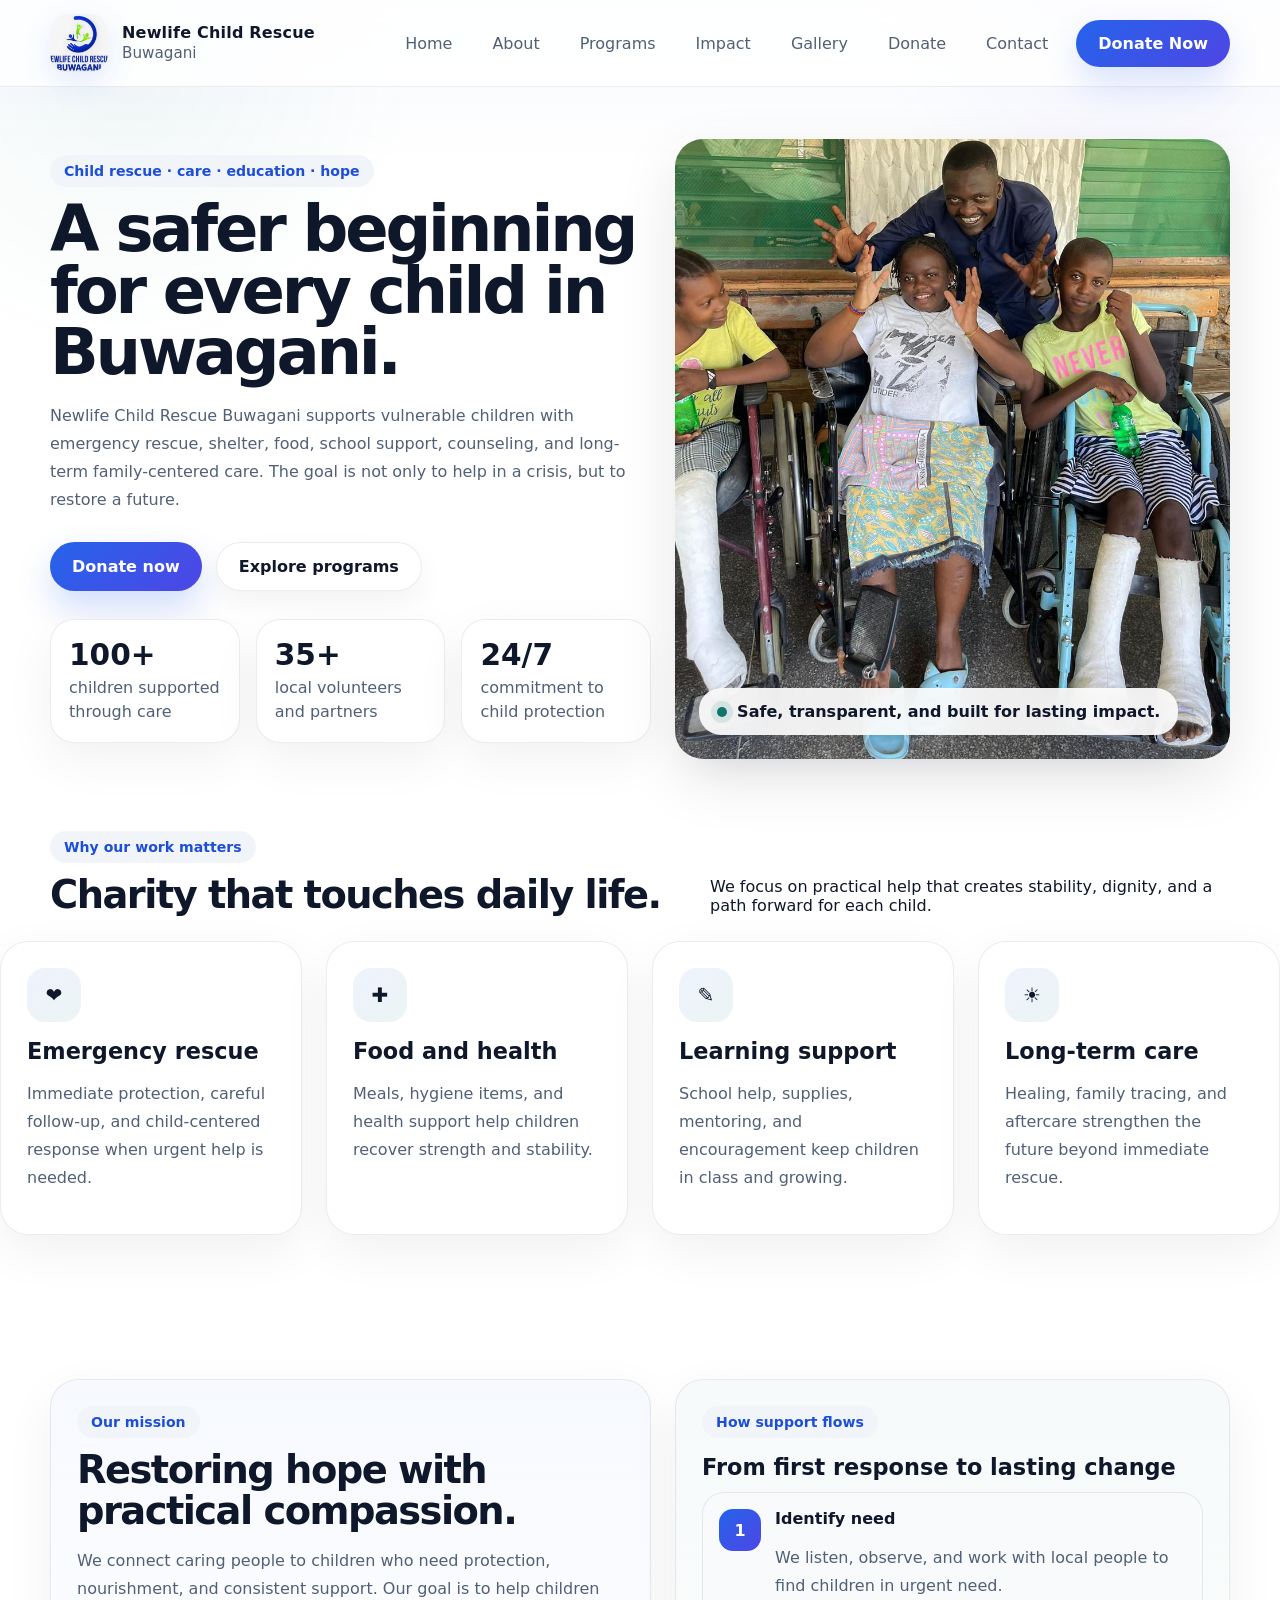
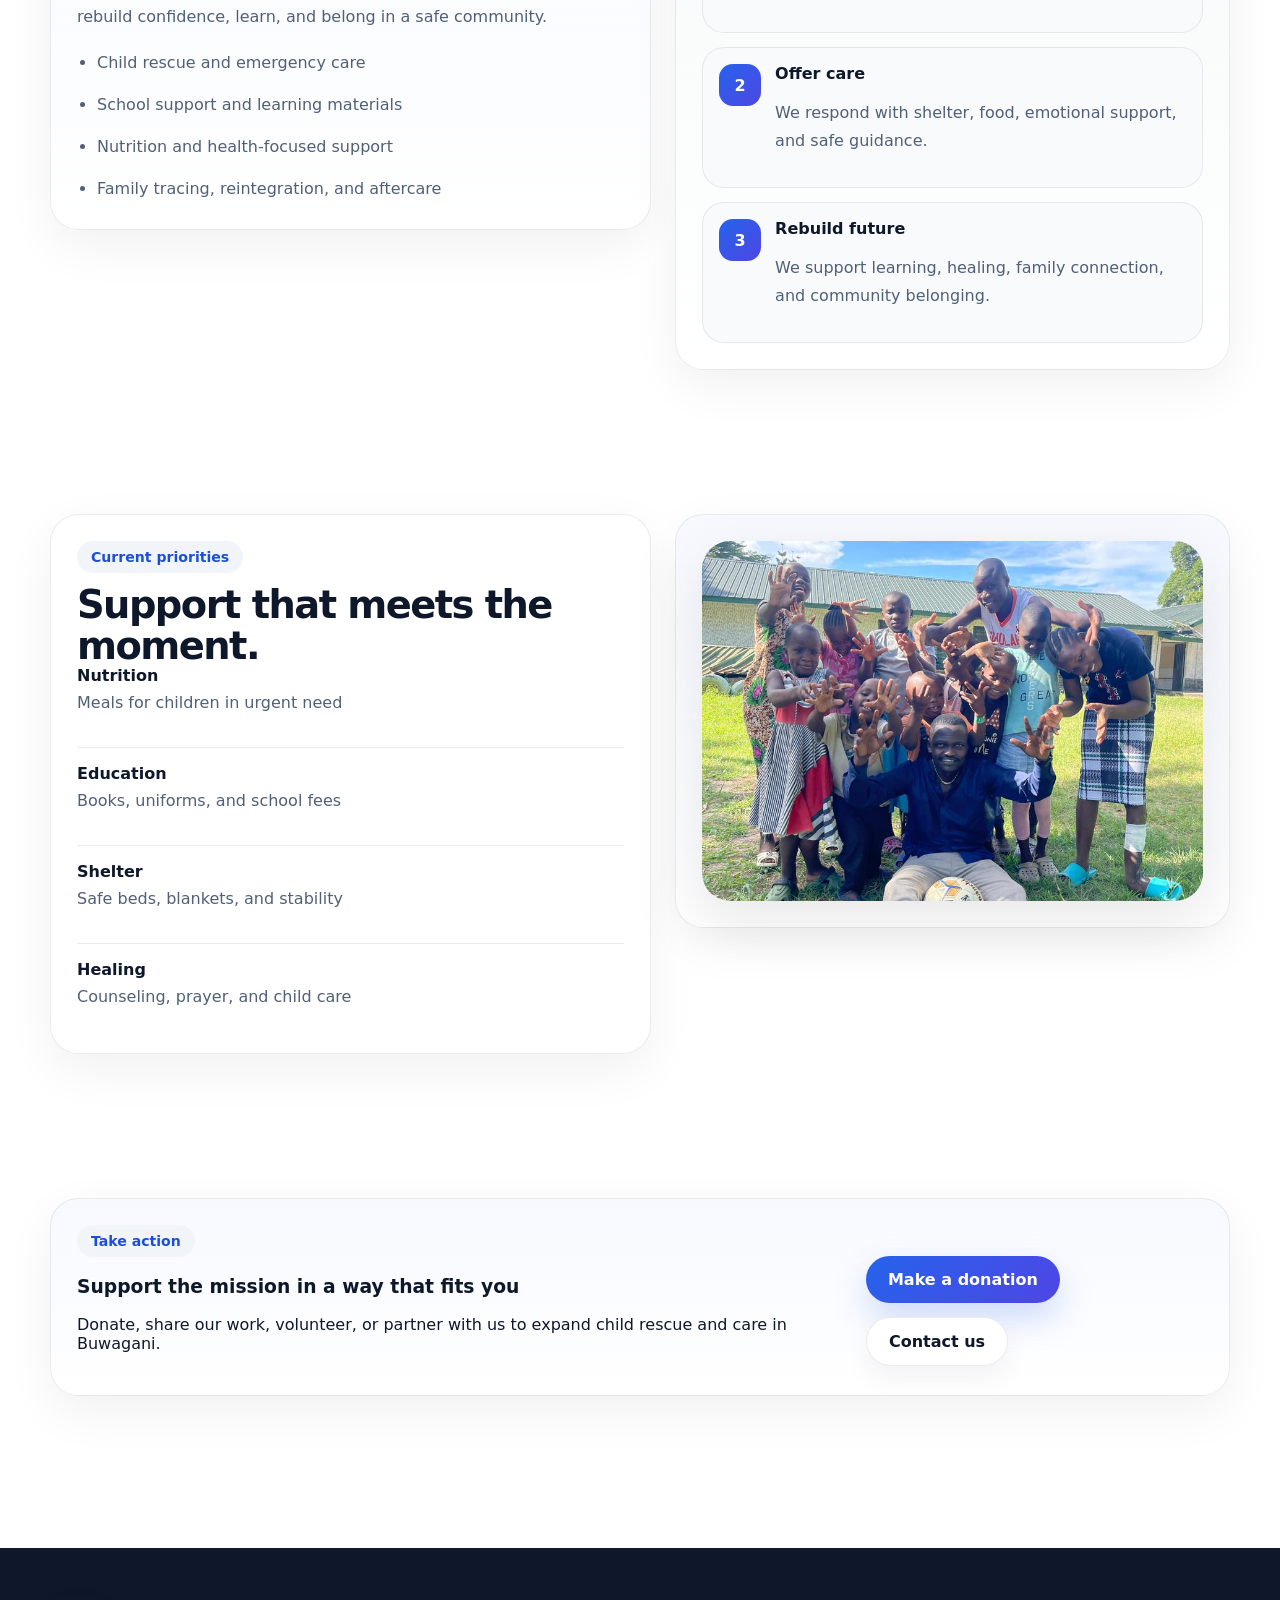
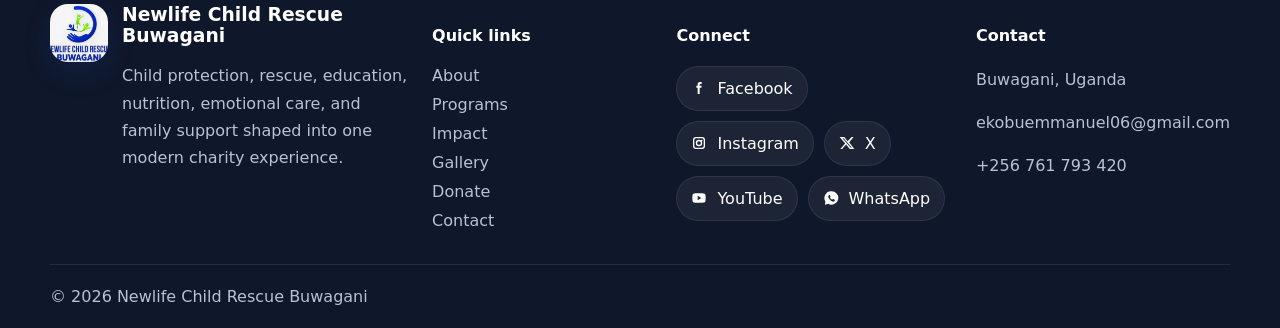
<file: index.html>
<!doctype html>
<html lang="en">
<head>
  <meta charset="utf-8">
  <meta name="viewport" content="width=device-width, initial-scale=1">
  <meta name="theme-color" content="#ffffff">
  <title>Home · Newlife Child Rescue Buwagani</title>
  <meta name="description" content="Modern charity website for Newlife Child Rescue Buwagani.">
  <link rel="stylesheet" href="styles.css">
</head>
<body data-page="home">
<header class="site-header">
  <div class="container header-inner">
    <a class="brand" href="index.html" aria-label="Newlife Child Rescue Buwagani home">
      <img src="logo.jpg" alt="Newlife Child Rescue Buwagani logo" class="brand-logo">
      <div class="brand-copy">
        <span class="brand-title">Newlife Child Rescue</span>
        <span class="brand-subtitle">Buwagani</span>
      </div>
    </a>
    <button class="menu-btn" type="button" aria-label="Open menu" aria-expanded="false" data-menu-btn>
      <span></span><span></span><span></span>
    </button>
    <nav class="nav" data-nav>
      <a class="nav-link" href="index.html">Home</a><a class="nav-link" href="about.html">About</a><a class="nav-link" href="programs.html">Programs</a><a class="nav-link" href="impact.html">Impact</a><a class="nav-link" href="gallery.html">Gallery</a><a class="nav-link" href="donate.html">Donate</a><a class="nav-link" href="contact.html">Contact</a>
      <a class="btn btn-primary nav-cta" href="donate.html">Donate Now</a>
    </nav>
  </div>
</header>
<main>

  <section class="hero section-shell">
    <div class="container hero-grid">
      <div class="hero-copy">
        <div class="eyebrow">Child rescue · care · education · hope</div>
        <h1>A safer beginning for every child in Buwagani.</h1>
        <p class="lead">
          Newlife Child Rescue Buwagani supports vulnerable children with emergency rescue, shelter, food, school support,
          counseling, and long-term family-centered care. The goal is not only to help in a crisis, but to restore a future.
        </p>
        <div class="hero-actions">
          <a class="btn btn-primary" href="donate.html">Donate now</a>
          <a class="btn btn-secondary" href="programs.html">Explore programs</a>
        </div>
        <div class="hero-points">
          <div class="point"><strong>100+</strong><span>children supported through care</span></div>
          <div class="point"><strong>35+</strong><span>local volunteers and partners</span></div>
          <div class="point"><strong>24/7</strong><span>commitment to child protection</span></div>
        </div>
      </div>
      <div class="hero-media">
        <img class="hero-image" src="cover.jpg" alt="Newlife Child Rescue Buwagani cover image">
        <div class="hero-floating-card">
          <span class="dot"></span>
          Safe, transparent, and built for lasting impact.
        </div>
      </div>
    </div>
  </section>

  <section class="section">
    <div class="container section-head">
      <div>
        <span class="tag">Why our work matters</span>
        <h2>Charity that touches daily life.</h2>
      </div>
      <p>We focus on practical help that creates stability, dignity, and a path forward for each child.</p>
    </div>
    <div class="grid cards-4">
      <article class="card">
        <div class="card-icon">❤</div>
        <h3>Emergency rescue</h3>
        <p>Immediate protection, careful follow-up, and child-centered response when urgent help is needed.</p>
      </article>
      <article class="card">
        <div class="card-icon">✚</div>
        <h3>Food and health</h3>
        <p>Meals, hygiene items, and health support help children recover strength and stability.</p>
      </article>
      <article class="card">
        <div class="card-icon">✎</div>
        <h3>Learning support</h3>
        <p>School help, supplies, mentoring, and encouragement keep children in class and growing.</p>
      </article>
      <article class="card">
        <div class="card-icon">☀</div>
        <h3>Long-term care</h3>
        <p>Healing, family tracing, and aftercare strengthen the future beyond immediate rescue.</p>
      </article>
    </div>
  </section>

  <section class="section">
    <div class="container split">
      <div class="panel panel-primary">
        <span class="tag">Our mission</span>
        <h2>Restoring hope with practical compassion.</h2>
        <p>
          We connect caring people to children who need protection, nourishment, and consistent support.
          Our goal is to help children rebuild confidence, learn, and belong in a safe community.
        </p>
        <ul class="check-list">
          <li>Child rescue and emergency care</li>
          <li>School support and learning materials</li>
          <li>Nutrition and health-focused support</li>
          <li>Family tracing, reintegration, and aftercare</li>
        </ul>
      </div>
      <div class="panel panel-soft">
        <span class="tag">How support flows</span>
        <h3>From first response to lasting change</h3>
        <div class="timeline">
          <div class="timeline-item"><div class="num">1</div><div><strong>Identify need</strong><p>We listen, observe, and work with local people to find children in urgent need.</p></div></div>
          <div class="timeline-item"><div class="num">2</div><div><strong>Offer care</strong><p>We respond with shelter, food, emotional support, and safe guidance.</p></div></div>
          <div class="timeline-item"><div class="num">3</div><div><strong>Rebuild future</strong><p>We support learning, healing, family connection, and community belonging.</p></div></div>
        </div>
      </div>
    </div>
  </section>

  <section class="section">
    <div class="container split">
      <div class="panel">
        <span class="tag">Current priorities</span>
        <h2>Support that meets the moment.</h2>
        <div class="mini-grid">
          <div><strong>Nutrition</strong><span>Meals for children in urgent need</span></div>
          <div><strong>Education</strong><span>Books, uniforms, and school fees</span></div>
          <div><strong>Shelter</strong><span>Safe beds, blankets, and stability</span></div>
          <div><strong>Healing</strong><span>Counseling, prayer, and child care</span></div>
        </div>
      </div>
      <div class="panel panel-primary">
        <img class="content-image" src="programs.jpg" alt="Children and community support work">
      </div>
    </div>
  </section>

  <section class="section">
    <div class="container cta-band">
      <div>
        <span class="tag">Take action</span>
        <h3>Support the mission in a way that fits you</h3>
        <p>Donate, share our work, volunteer, or partner with us to expand child rescue and care in Buwagani.</p>
      </div>
      <div class="hero-actions">
        <a class="btn btn-primary" href="donate.html">Make a donation</a>
        <a class="btn btn-secondary" href="contact.html">Contact us</a>
      </div>
    </div>
  </section>

</main>
<footer class="site-footer">
  <div class="container footer-grid">
    <div class="footer-brand">
      <div class="footer-brandline">
        <img src="logo.jpg" alt="" class="footer-logo">
        <div>
          <h3>Newlife Child Rescue Buwagani</h3>
          <p>Child protection, rescue, education, nutrition, emotional care, and family support shaped into one modern charity experience.</p>
        </div>
      </div>
    </div>
    <div>
      <h4>Quick links</h4>
      <div class="footer-links">
        <a href="about.html">About</a>
        <a href="programs.html">Programs</a>
        <a href="impact.html">Impact</a>
        <a href="gallery.html">Gallery</a>
        <a href="donate.html">Donate</a>
        <a href="contact.html">Contact</a>
      </div>
    </div>
    <div>
      <h4>Connect</h4>
      <div class="social-row">
        <a class="social-btn" href="https://facebook.com/" target="_blank" rel="noreferrer" aria-label="Facebook">
          <svg viewBox="0 0 24 24" aria-hidden="true"><path d="M13 8.5V7.1c0-.8.5-1.1 1-1.1h2V3h-2.8C10.8 3 10 4.8 10 6.7V8.5H8v3h2V21h3v-9.5h2.6l.4-3H13Z"/></svg><span>Facebook</span>
        </a>
        <a class="social-btn" href="https://www.instagram.com/newlifechildrescue.buwangani11?igsh=MXJvYWVoaHQzYTR3bw%3D%3D&utm_source=qr" target="_blank" rel="noreferrer" aria-label="Instagram">
          <svg viewBox="0 0 24 24" aria-hidden="true"><path d="M7.5 3h9A4.5 4.5 0 0 1 21 7.5v9a4.5 4.5 0 0 1-4.5 4.5h-9A4.5 4.5 0 0 1 3 16.5v-9A4.5 4.5 0 0 1 7.5 3Zm0 2A2.5 2.5 0 0 0 5 7.5v9A2.5 2.5 0 0 0 7.5 19h9a2.5 2.5 0 0 0 2.5-2.5v-9A2.5 2.5 0 0 0 16.5 5h-9Zm4.5 2.2A4.8 4.8 0 1 1 7.2 12 4.8 4.8 0 0 1 12 7.2Zm0 2A2.8 2.8 0 1 0 14.8 12 2.8 2.8 0 0 0 12 9.2Zm5.2-.9a1.1 1.1 0 1 1-1.1-1.1 1.1 1.1 0 0 1 1.1 1.1Z"/></svg><span>Instagram</span>
        </a>
        <a class="social-btn" href="https://x.com/" target="_blank" rel="noreferrer" aria-label="X">
          <svg viewBox="0 0 24 24" aria-hidden="true"><path d="M18.9 3H22l-6.8 7.8L23 21h-6.9l-5.4-6.8L4.8 21H2l7.3-8.4L1 3h7l4.9 6.2L18.9 3Zm-1.2 16h1.7L7 4.9H5.2L17.7 19Z"/></svg><span>X</span>
        </a>
        <a class="social-btn" href="https://youtube.com/" target="_blank" rel="noreferrer" aria-label="YouTube">
          <svg viewBox="0 0 24 24" aria-hidden="true"><path d="M21.6 7.2a3 3 0 0 0-2.1-2.1C17.7 4.7 12 4.7 12 4.7s-5.7 0-7.5.4A3 3 0 0 0 2.4 7.2 31.8 31.8 0 0 0 2 12a31.8 31.8 0 0 0 .4 4.8 3 3 0 0 0 2.1 2.1c1.8.4 7.5.4 7.5.4s5.7 0 7.5-.4a3 3 0 0 0 2.1-2.1A31.8 31.8 0 0 0 22 12a31.8 31.8 0 0 0-.4-4.8ZM10 15.2V8.8L15.5 12 10 15.2Z"/></svg><span>YouTube</span>
        </a>
        <a class="social-btn" href="https://wa.me/256761793420" target="_blank" rel="noreferrer" aria-label="WhatsApp">
          <svg viewBox="0 0 24 24" aria-hidden="true"><path d="M12 2A10 10 0 0 0 3.5 17.1L3 22l4.9-1.4A10 10 0 1 0 12 2Zm5.9 14.2c-.2.6-1.1 1.1-1.6 1.2-.4.1-.9.2-1.5 0-.4-.1-.9-.2-1.5-.5-2.6-1.1-4.2-3.8-4.3-4-.1-.2-1.1-1.5-1.1-2.8s.7-1.9.9-2.2c.2-.3.5-.4.7-.4h.5c.2 0 .4 0 .5.4l.7 1.7c.1.3.1.4 0 .6-.1.2-.2.4-.4.6l-.3.3c-.1.1-.2.2-.1.4.1.2.5 1 1.3 1.7 1 .9 1.8 1.2 2 1.3.2.1.3.1.4-.1l.6-.8c.2-.2.3-.2.5-.1l1.9.9c.2.1.3.2.4.3.1.1.1.7-.1 1.3Z"/></svg><span>WhatsApp</span>
        </a>
      </div>
    </div>
    <div>
      <h4>Contact</h4>
      <p>Buwagani, Uganda</p>
      <p>ekobuemmanuel06@gmail.com</p>
      <p>+256 761 793 420</p>
    </div>
  </div>
  <div class="container footer-bottom">
    <span>© 2026 Newlife Child Rescue Buwagani</span>
  </div>
</footer>
<script src="script.js"></script>
</body>
</html>
</file>
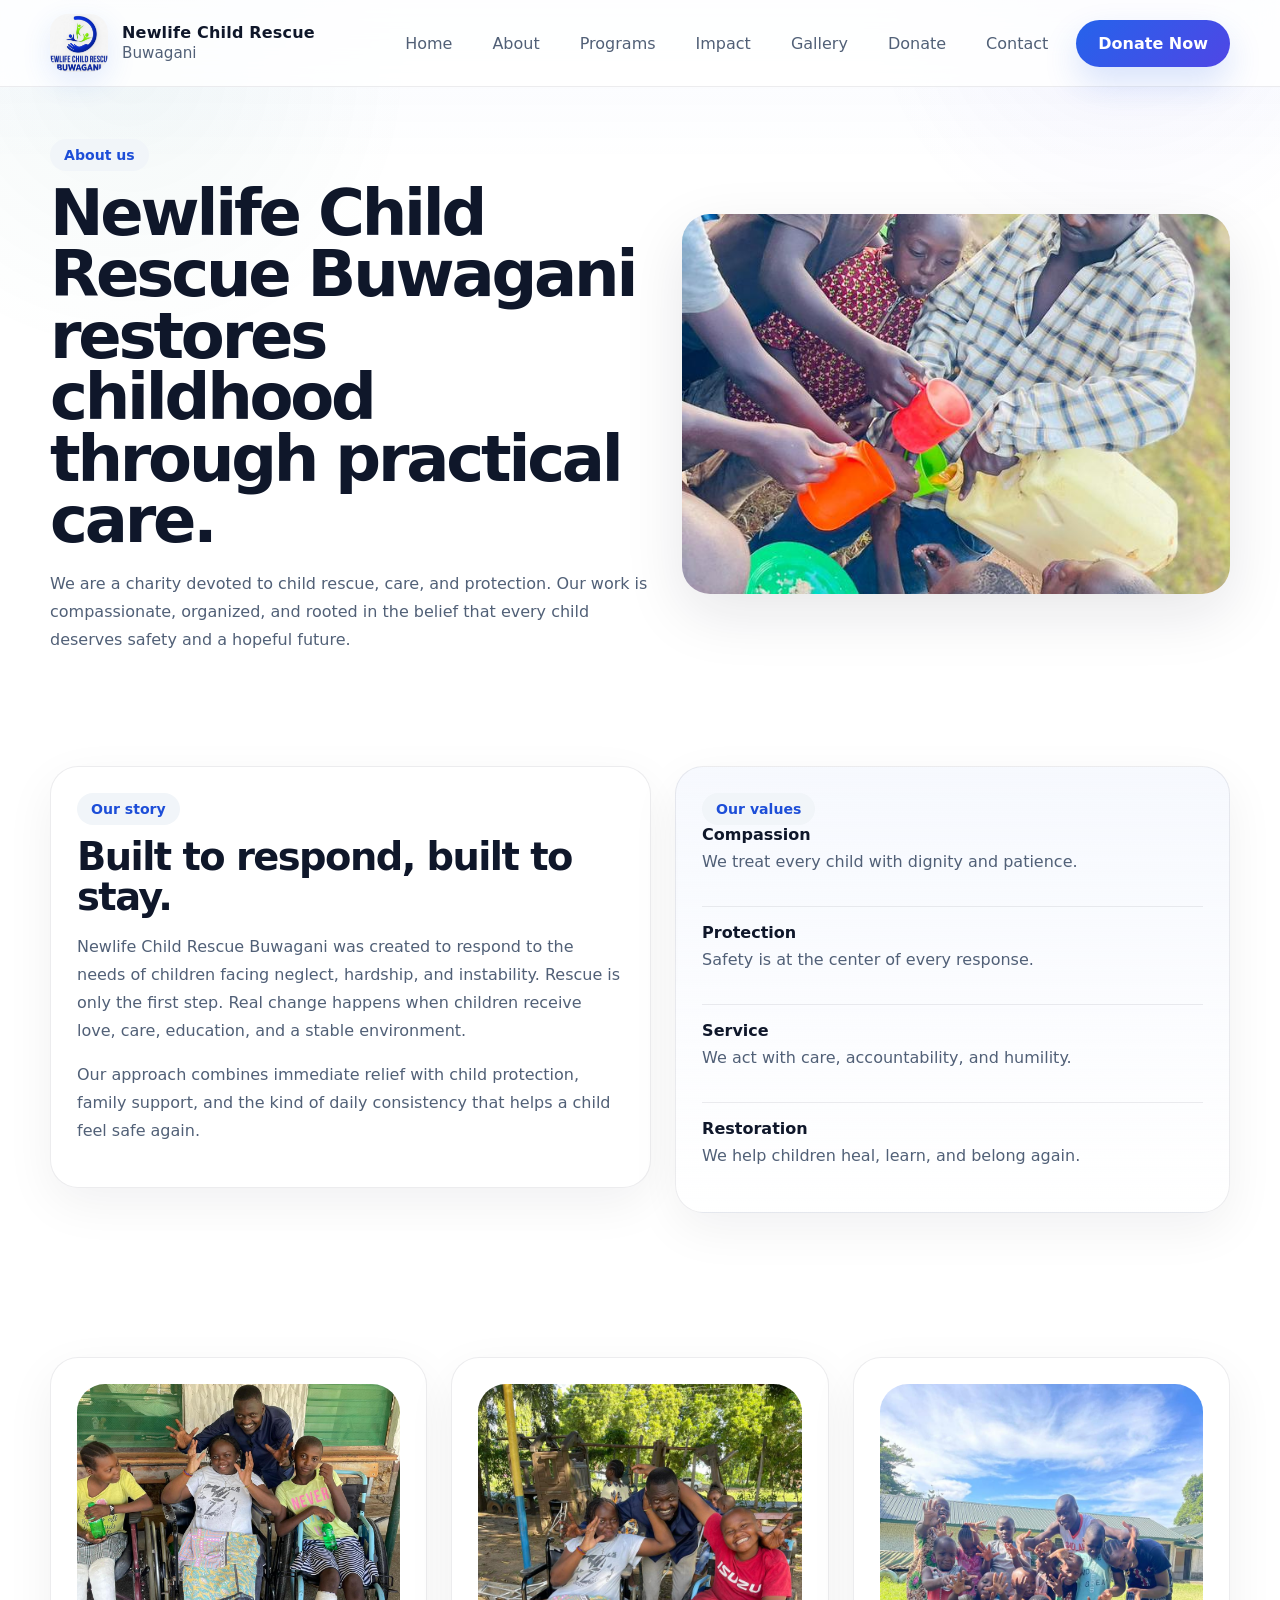
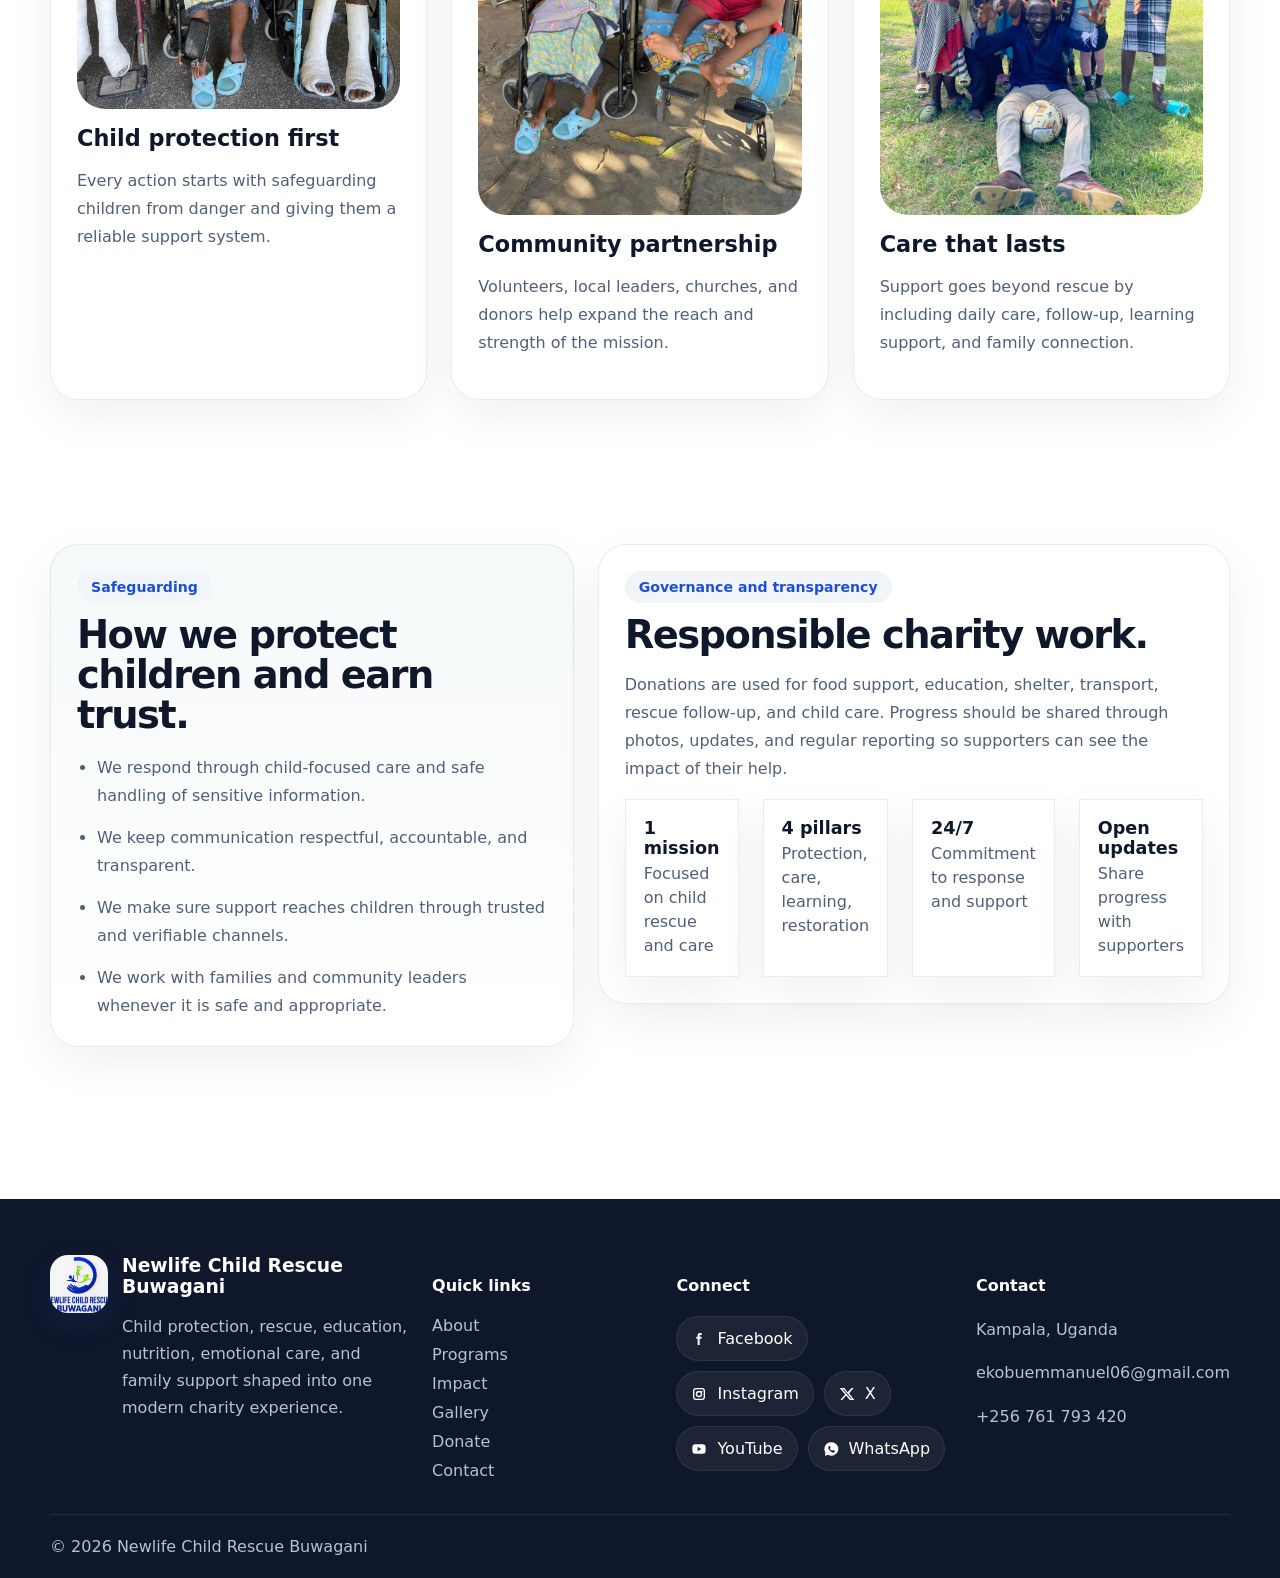
<file: about.html>
<!doctype html>
<html lang="en">
<head>
  <meta charset="utf-8">
  <meta name="viewport" content="width=device-width, initial-scale=1">
  <meta name="theme-color" content="#ffffff">
  <title>About · Newlife Child Rescue Buwagani</title>
  <meta name="description" content="Learn about the mission, values, and child protection work of Newlife Child Rescue Buwagani.">
  <link rel="stylesheet" href="styles.css">
</head>
<body data-page="about">
<header class="site-header">
  <div class="container header-inner">
    <a class="brand" href="index.html" aria-label="Newlife Child Rescue Buwagani home">
      <img src="logo.jpg" alt="Newlife Child Rescue Buwagani logo" class="brand-logo">
      <div class="brand-copy">
        <span class="brand-title">Newlife Child Rescue</span>
        <span class="brand-subtitle">Buwagani</span>
      </div>
    </a>
    <button class="menu-btn" type="button" aria-label="Open menu" aria-expanded="false" data-menu-btn>
      <span></span><span></span><span></span>
    </button>
    <nav class="nav" data-nav>
      <a class="nav-link" href="index.html">Home</a><a class="nav-link" href="about.html">About</a><a class="nav-link" href="programs.html">Programs</a><a class="nav-link" href="impact.html">Impact</a><a class="nav-link" href="gallery.html">Gallery</a><a class="nav-link" href="donate.html">Donate</a><a class="nav-link" href="contact.html">Contact</a>
      <a class="btn btn-primary nav-cta" href="donate.html">Donate Now</a>
    </nav>
  </div>
</header>
<main>

  <section class="page-hero section-shell">
    <div class="container page-hero-inner">
      <div>
        <span class="eyebrow">About us</span>
        <h1>Newlife Child Rescue Buwagani restores childhood through practical care.</h1>
        <p>We are a charity devoted to child rescue, care, and protection. Our work is compassionate, organized, and rooted in the belief that every child deserves safety and a hopeful future.</p>
      </div>
      <img src="add.jpg" alt="Children and community support cover" class="page-image">
    </div>
  </section>

  <section class="section">
    <div class="container split">
      <div class="panel">
        <span class="tag">Our story</span>
        <h2>Built to respond, built to stay.</h2>
        <p>
          Newlife Child Rescue Buwagani was created to respond to the needs of children facing neglect,
          hardship, and instability. Rescue is only the first step. Real change happens when children receive
          love, care, education, and a stable environment.
        </p>
        <p>
          Our approach combines immediate relief with child protection, family support, and the kind of daily consistency that helps a child feel safe again.
        </p>
      </div>
      <div class="panel panel-primary">
        <span class="tag">Our values</span>
        <div class="value-list">
          <div><strong>Compassion</strong><span>We treat every child with dignity and patience.</span></div>
          <div><strong>Protection</strong><span>Safety is at the center of every response.</span></div>
          <div><strong>Service</strong><span>We act with care, accountability, and humility.</span></div>
          <div><strong>Restoration</strong><span>We help children heal, learn, and belong again.</span></div>
        </div>
      </div>
    </div>
  </section>

  <section class="section">
    <div class="container grid cards-3">
      <article class="card card-image">
        <img src="cover.jpg" alt="Hopeful child support banner">
        <h3>Child protection first</h3>
        <p>Every action starts with safeguarding children from danger and giving them a reliable support system.</p>
      </article>
      <article class="card card-image">
        <img src="gallery.jpg" alt="Community impact banner">
        <h3>Community partnership</h3>
        <p>Volunteers, local leaders, churches, and donors help expand the reach and strength of the mission.</p>
      </article>
      <article class="card card-image">
        <img src="programs.jpg" alt="Program support banner">
        <h3>Care that lasts</h3>
        <p>Support goes beyond rescue by including daily care, follow-up, learning support, and family connection.</p>
      </article>
    </div>
  </section>

  <section class="section">
    <div class="container split">
      <div class="panel panel-soft">
        <span class="tag">Safeguarding</span>
        <h2>How we protect children and earn trust.</h2>
        <ul class="check-list">
          <li>We respond through child-focused care and safe handling of sensitive information.</li>
          <li>We keep communication respectful, accountable, and transparent.</li>
          <li>We make sure support reaches children through trusted and verifiable channels.</li>
          <li>We work with families and community leaders whenever it is safe and appropriate.</li>
        </ul>
      </div>
      <div class="panel">
        <span class="tag">Governance and transparency</span>
        <h2>Responsible charity work.</h2>
        <p>
          Donations are used for food support, education, shelter, transport, rescue follow-up, and child care.
          Progress should be shared through photos, updates, and regular reporting so supporters can see the impact of their help.
        </p>
        <div class="stats-grid compact">
          <div class="stat-card"><strong>1 mission</strong><span>Focused on child rescue and care</span></div>
          <div class="stat-card"><strong>4 pillars</strong><span>Protection, care, learning, restoration</span></div>
          <div class="stat-card"><strong>24/7</strong><span>Commitment to response and support</span></div>
          <div class="stat-card"><strong>Open updates</strong><span>Share progress with supporters</span></div>
        </div>
      </div>
    </div>
  </section>

</main>
<footer class="site-footer">
  <div class="container footer-grid">
    <div class="footer-brand">
      <div class="footer-brandline">
        <img src="logo.jpg" alt="" class="footer-logo">
        <div>
          <h3>Newlife Child Rescue Buwagani</h3>
          <p>Child protection, rescue, education, nutrition, emotional care, and family support shaped into one modern charity experience.</p>
        </div>
      </div>
    </div>
    <div>
      <h4>Quick links</h4>
      <div class="footer-links">
        <a href="about.html">About</a>
        <a href="programs.html">Programs</a>
        <a href="impact.html">Impact</a>
        <a href="gallery.html">Gallery</a>
        <a href="donate.html">Donate</a>
        <a href="contact.html">Contact</a>
      </div>
    </div>
    <div>
      <h4>Connect</h4>
      <div class="social-row">
        <a class="social-btn" href="https://facebook.com/" target="_blank" rel="noreferrer" aria-label="Facebook">
          <svg viewBox="0 0 24 24" aria-hidden="true"><path d="M13 8.5V7.1c0-.8.5-1.1 1-1.1h2V3h-2.8C10.8 3 10 4.8 10 6.7V8.5H8v3h2V21h3v-9.5h2.6l.4-3H13Z"/></svg><span>Facebook</span>
        </a>
        <a class="social-btn" href="https://instagram.com/" target="_blank" rel="noreferrer" aria-label="Instagram">
          <svg viewBox="0 0 24 24" aria-hidden="true"><path d="M7.5 3h9A4.5 4.5 0 0 1 21 7.5v9a4.5 4.5 0 0 1-4.5 4.5h-9A4.5 4.5 0 0 1 3 16.5v-9A4.5 4.5 0 0 1 7.5 3Zm0 2A2.5 2.5 0 0 0 5 7.5v9A2.5 2.5 0 0 0 7.5 19h9a2.5 2.5 0 0 0 2.5-2.5v-9A2.5 2.5 0 0 0 16.5 5h-9Zm4.5 2.2A4.8 4.8 0 1 1 7.2 12 4.8 4.8 0 0 1 12 7.2Zm0 2A2.8 2.8 0 1 0 14.8 12 2.8 2.8 0 0 0 12 9.2Zm5.2-.9a1.1 1.1 0 1 1-1.1-1.1 1.1 1.1 0 0 1 1.1 1.1Z"/></svg><span>Instagram</span>
        </a>
        <a class="social-btn" href="https://x.com/" target="_blank" rel="noreferrer" aria-label="X">
          <svg viewBox="0 0 24 24" aria-hidden="true"><path d="M18.9 3H22l-6.8 7.8L23 21h-6.9l-5.4-6.8L4.8 21H2l7.3-8.4L1 3h7l4.9 6.2L18.9 3Zm-1.2 16h1.7L7 4.9H5.2L17.7 19Z"/></svg><span>X</span>
        </a>
        <a class="social-btn" href="https://youtube.com/" target="_blank" rel="noreferrer" aria-label="YouTube">
          <svg viewBox="0 0 24 24" aria-hidden="true"><path d="M21.6 7.2a3 3 0 0 0-2.1-2.1C17.7 4.7 12 4.7 12 4.7s-5.7 0-7.5.4A3 3 0 0 0 2.4 7.2 31.8 31.8 0 0 0 2 12a31.8 31.8 0 0 0 .4 4.8 3 3 0 0 0 2.1 2.1c1.8.4 7.5.4 7.5.4s5.7 0 7.5-.4a3 3 0 0 0 2.1-2.1A31.8 31.8 0 0 0 22 12a31.8 31.8 0 0 0-.4-4.8ZM10 15.2V8.8L15.5 12 10 15.2Z"/></svg><span>YouTube</span>
        </a>
        <a class="social-btn" href="https://wa.me/256761793420" target="_blank" rel="noreferrer" aria-label="WhatsApp">
          <svg viewBox="0 0 24 24" aria-hidden="true"><path d="M12 2A10 10 0 0 0 3.5 17.1L3 22l4.9-1.4A10 10 0 1 0 12 2Zm5.9 14.2c-.2.6-1.1 1.1-1.6 1.2-.4.1-.9.2-1.5 0-.4-.1-.9-.2-1.5-.5-2.6-1.1-4.2-3.8-4.3-4-.1-.2-1.1-1.5-1.1-2.8s.7-1.9.9-2.2c.2-.3.5-.4.7-.4h.5c.2 0 .4 0 .5.4l.7 1.7c.1.3.1.4 0 .6-.1.2-.2.4-.4.6l-.3.3c-.1.1-.2.2-.1.4.1.2.5 1 1.3 1.7 1 .9 1.8 1.2 2 1.3.2.1.3.1.4-.1l.6-.8c.2-.2.3-.2.5-.1l1.9.9c.2.1.3.2.4.3.1.1.1.7-.1 1.3Z"/></svg><span>WhatsApp</span>
        </a>
      </div>
    </div>
    <div>
      <h4>Contact</h4>
      <p>Kampala, Uganda</p>
      <p>ekobuemmanuel06@gmail.com</p>
      <p>+256 761 793 420</p>
    </div>
  </div>
  <div class="container footer-bottom">
    <span>© 2026 Newlife Child Rescue Buwagani</span>
  </div>
</footer>
<script src="script.js"></script>
</body>
</html>
</file>
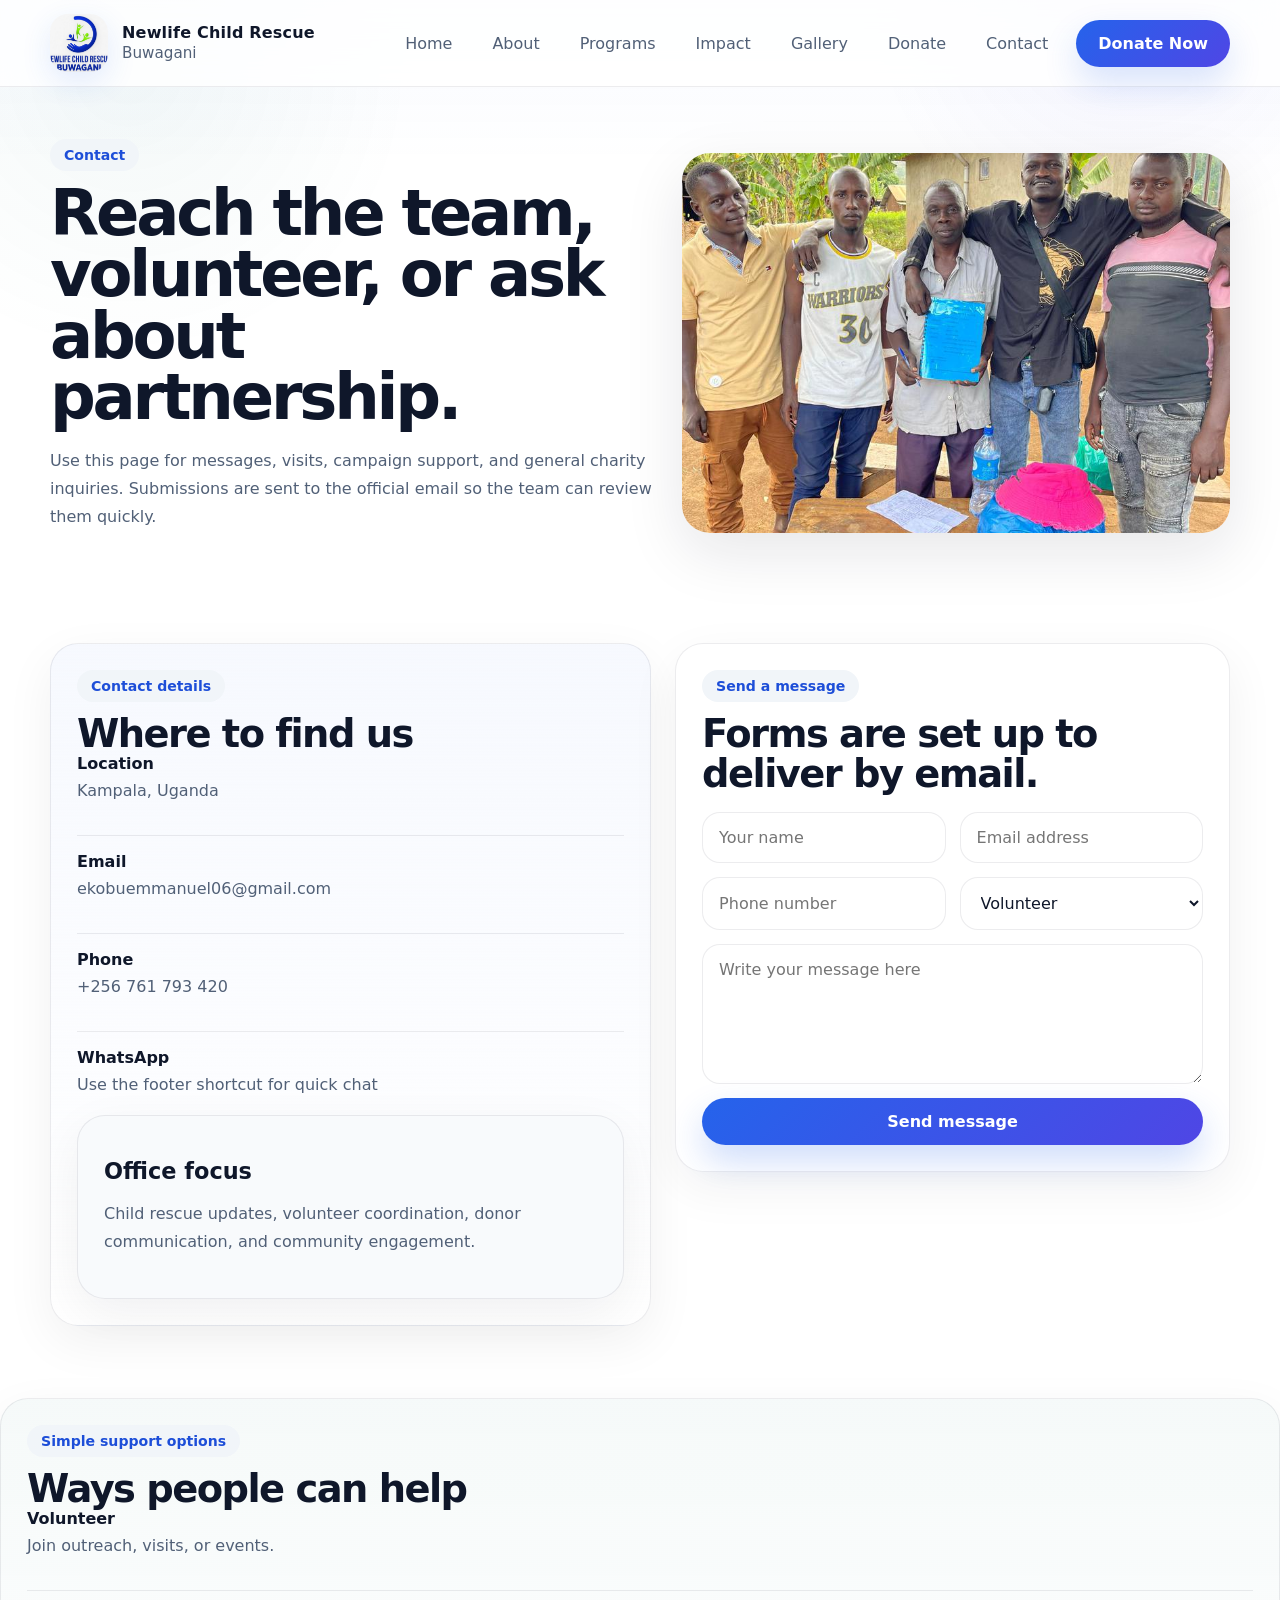
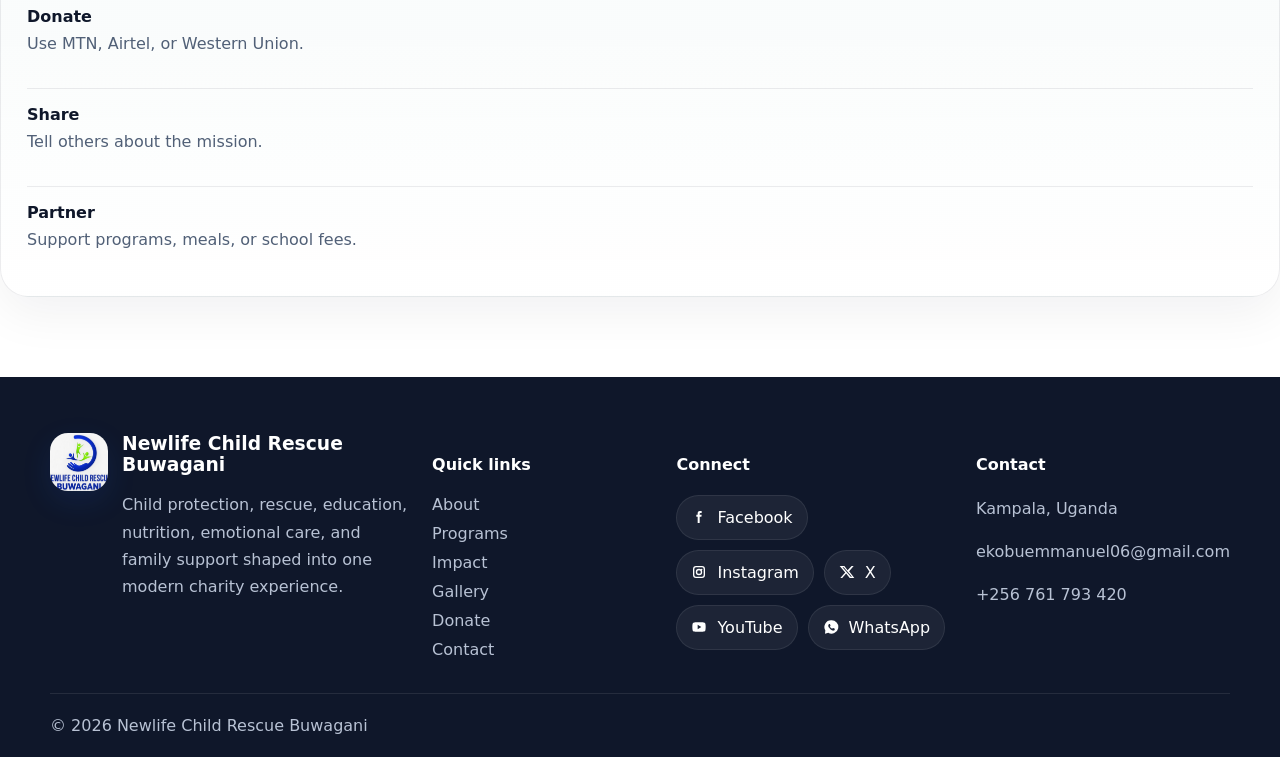
<file: contact.html>
<!doctype html>
<html lang="en">
<head>
  <meta charset="utf-8">
  <meta name="viewport" content="width=device-width, initial-scale=1">
  <meta name="theme-color" content="#ffffff">
  <title>Contact · Newlife Child Rescue Buwagani</title>
  <meta name="description" content="Contact the team, volunteer, or ask about partnership and donation support.">
  <link rel="stylesheet" href="styles.css">
</head>
<body data-page="contact">
<header class="site-header">
  <div class="container header-inner">
    <a class="brand" href="index.html" aria-label="Newlife Child Rescue Buwagani home">
      <img src="logo.jpg" alt="Newlife Child Rescue Buwagani logo" class="brand-logo">
      <div class="brand-copy">
        <span class="brand-title">Newlife Child Rescue</span>
        <span class="brand-subtitle">Buwagani</span>
      </div>
    </a>
    <button class="menu-btn" type="button" aria-label="Open menu" aria-expanded="false" data-menu-btn>
      <span></span><span></span><span></span>
    </button>
    <nav class="nav" data-nav>
      <a class="nav-link" href="index.html">Home</a><a class="nav-link" href="about.html">About</a><a class="nav-link" href="programs.html">Programs</a><a class="nav-link" href="impact.html">Impact</a><a class="nav-link" href="gallery.html">Gallery</a><a class="nav-link" href="donate.html">Donate</a><a class="nav-link" href="contact.html">Contact</a>
      <a class="btn btn-primary nav-cta" href="donate.html">Donate Now</a>
    </nav>
  </div>
</header>
<main>

  <section class="page-hero section-shell">
    <div class="container page-hero-inner">
      <div>
        <span class="eyebrow">Contact</span>
        <h1>Reach the team, volunteer, or ask about partnership.</h1>
        <p>Use this page for messages, visits, campaign support, and general charity inquiries. Submissions are sent to the official email so the team can review them quickly.</p>
      </div>
      <img src="contact.jpg" alt="Contact cover image" class="page-image">
    </div>
  </section>

  <section class="section">
    <div class="container split">
      <div class="panel panel-primary">
        <span class="tag">Contact details</span>
        <h2>Where to find us</h2>
        <div class="contact-list">
          <div><strong>Location</strong><span>Kampala, Uganda</span></div>
          <div><strong>Email</strong><span>ekobuemmanuel06@gmail.com</span></div>
          <div><strong>Phone</strong><span>+256 761 793 420</span></div>
          <div><strong>WhatsApp</strong><span>Use the footer shortcut for quick chat</span></div>
        </div>
        <div class="info-box soft">
          <h3>Office focus</h3>
          <p>Child rescue updates, volunteer coordination, donor communication, and community engagement.</p>
        </div>
      </div>

      <div class="panel">
        <span class="tag">Send a message</span>
        <h2>Forms are set up to deliver by email.</h2>
        <form class="form" action="mail.php" method="POST">
          <input type="hidden" name="redirect" value="thank-you.html">

          <div class="field-grid">
            <input name="name" placeholder="Your name" required>
            <input name="email" type="email" placeholder="Email address" required>
          </div>
          <div class="field-grid">
            <input name="phone" placeholder="Phone number">
            <select name="topic" required>
              <option value="Volunteer">Volunteer</option>
              <option value="Partnership">Partnership</option>
              <option value="Visit">Visit</option>
              <option value="General inquiry">General inquiry</option>
            </select>
          </div>
          <textarea name="message" placeholder="Write your message here" required></textarea>
          <button class="btn btn-primary" type="submit">Send message</button>
        </form>
      </div>
    </div>
  </section>

      <div class="panel panel-soft">
        <span class="tag">Simple support options</span>
        <h2>Ways people can help</h2>
        <div class="value-list">
          <div><strong>Volunteer</strong><span>Join outreach, visits, or events.</span></div>
          <div><strong>Donate</strong><span>Use MTN, Airtel, or Western Union.</span></div>
          <div><strong>Share</strong><span>Tell others about the mission.</span></div>
          <div><strong>Partner</strong><span>Support programs, meals, or school fees.</span></div>
        </div>
      </div>
    </div>
  </section>

</main>
<footer class="site-footer">
  <div class="container footer-grid">
    <div class="footer-brand">
      <div class="footer-brandline">
        <img src="logo.jpg" alt="" class="footer-logo">
        <div>
          <h3>Newlife Child Rescue Buwagani</h3>
          <p>Child protection, rescue, education, nutrition, emotional care, and family support shaped into one modern charity experience.</p>
        </div>
      </div>
    </div>
    <div>
      <h4>Quick links</h4>
      <div class="footer-links">
        <a href="about.html">About</a>
        <a href="programs.html">Programs</a>
        <a href="impact.html">Impact</a>
        <a href="gallery.html">Gallery</a>
        <a href="donate.html">Donate</a>
        <a href="contact.html">Contact</a>
      </div>
    </div>
    <div>
      <h4>Connect</h4>
      <div class="social-row">
        <a class="social-btn" href="https://facebook.com/" target="_blank" rel="noreferrer" aria-label="Facebook">
          <svg viewBox="0 0 24 24" aria-hidden="true"><path d="M13 8.5V7.1c0-.8.5-1.1 1-1.1h2V3h-2.8C10.8 3 10 4.8 10 6.7V8.5H8v3h2V21h3v-9.5h2.6l.4-3H13Z"/></svg><span>Facebook</span>
        </a>
        <a class="social-btn" href="https://instagram.com/" target="_blank" rel="noreferrer" aria-label="Instagram">
          <svg viewBox="0 0 24 24" aria-hidden="true"><path d="M7.5 3h9A4.5 4.5 0 0 1 21 7.5v9a4.5 4.5 0 0 1-4.5 4.5h-9A4.5 4.5 0 0 1 3 16.5v-9A4.5 4.5 0 0 1 7.5 3Zm0 2A2.5 2.5 0 0 0 5 7.5v9A2.5 2.5 0 0 0 7.5 19h9a2.5 2.5 0 0 0 2.5-2.5v-9A2.5 2.5 0 0 0 16.5 5h-9Zm4.5 2.2A4.8 4.8 0 1 1 7.2 12 4.8 4.8 0 0 1 12 7.2Zm0 2A2.8 2.8 0 1 0 14.8 12 2.8 2.8 0 0 0 12 9.2Zm5.2-.9a1.1 1.1 0 1 1-1.1-1.1 1.1 1.1 0 0 1 1.1 1.1Z"/></svg><span>Instagram</span>
        </a>
        <a class="social-btn" href="https://x.com/" target="_blank" rel="noreferrer" aria-label="X">
          <svg viewBox="0 0 24 24" aria-hidden="true"><path d="M18.9 3H22l-6.8 7.8L23 21h-6.9l-5.4-6.8L4.8 21H2l7.3-8.4L1 3h7l4.9 6.2L18.9 3Zm-1.2 16h1.7L7 4.9H5.2L17.7 19Z"/></svg><span>X</span>
        </a>
        <a class="social-btn" href="https://youtube.com/" target="_blank" rel="noreferrer" aria-label="YouTube">
          <svg viewBox="0 0 24 24" aria-hidden="true"><path d="M21.6 7.2a3 3 0 0 0-2.1-2.1C17.7 4.7 12 4.7 12 4.7s-5.7 0-7.5.4A3 3 0 0 0 2.4 7.2 31.8 31.8 0 0 0 2 12a31.8 31.8 0 0 0 .4 4.8 3 3 0 0 0 2.1 2.1c1.8.4 7.5.4 7.5.4s5.7 0 7.5-.4a3 3 0 0 0 2.1-2.1A31.8 31.8 0 0 0 22 12a31.8 31.8 0 0 0-.4-4.8ZM10 15.2V8.8L15.5 12 10 15.2Z"/></svg><span>YouTube</span>
        </a>
        <a class="social-btn" href="https://wa.me/256761793420" target="_blank" rel="noreferrer" aria-label="WhatsApp">
          <svg viewBox="0 0 24 24" aria-hidden="true"><path d="M12 2A10 10 0 0 0 3.5 17.1L3 22l4.9-1.4A10 10 0 1 0 12 2Zm5.9 14.2c-.2.6-1.1 1.1-1.6 1.2-.4.1-.9.2-1.5 0-.4-.1-.9-.2-1.5-.5-2.6-1.1-4.2-3.8-4.3-4-.1-.2-1.1-1.5-1.1-2.8s.7-1.9.9-2.2c.2-.3.5-.4.7-.4h.5c.2 0 .4 0 .5.4l.7 1.7c.1.3.1.4 0 .6-.1.2-.2.4-.4.6l-.3.3c-.1.1-.2.2-.1.4.1.2.5 1 1.3 1.7 1 .9 1.8 1.2 2 1.3.2.1.3.1.4-.1l.6-.8c.2-.2.3-.2.5-.1l1.9.9c.2.1.3.2.4.3.1.1.1.7-.1 1.3Z"/></svg><span>WhatsApp</span>
        </a>
      </div>
    </div>
    <div>
      <h4>Contact</h4>
      <p>Kampala, Uganda</p>
      <p>ekobuemmanuel06@gmail.com</p>
      <p>+256 761 793 420</p>
    </div>
  </div>
  <div class="container footer-bottom">
    <span>© 2026 Newlife Child Rescue Buwagani</span>
  </div>
</footer>
<script src="script.js"></script>
</body>
</html>
</file>
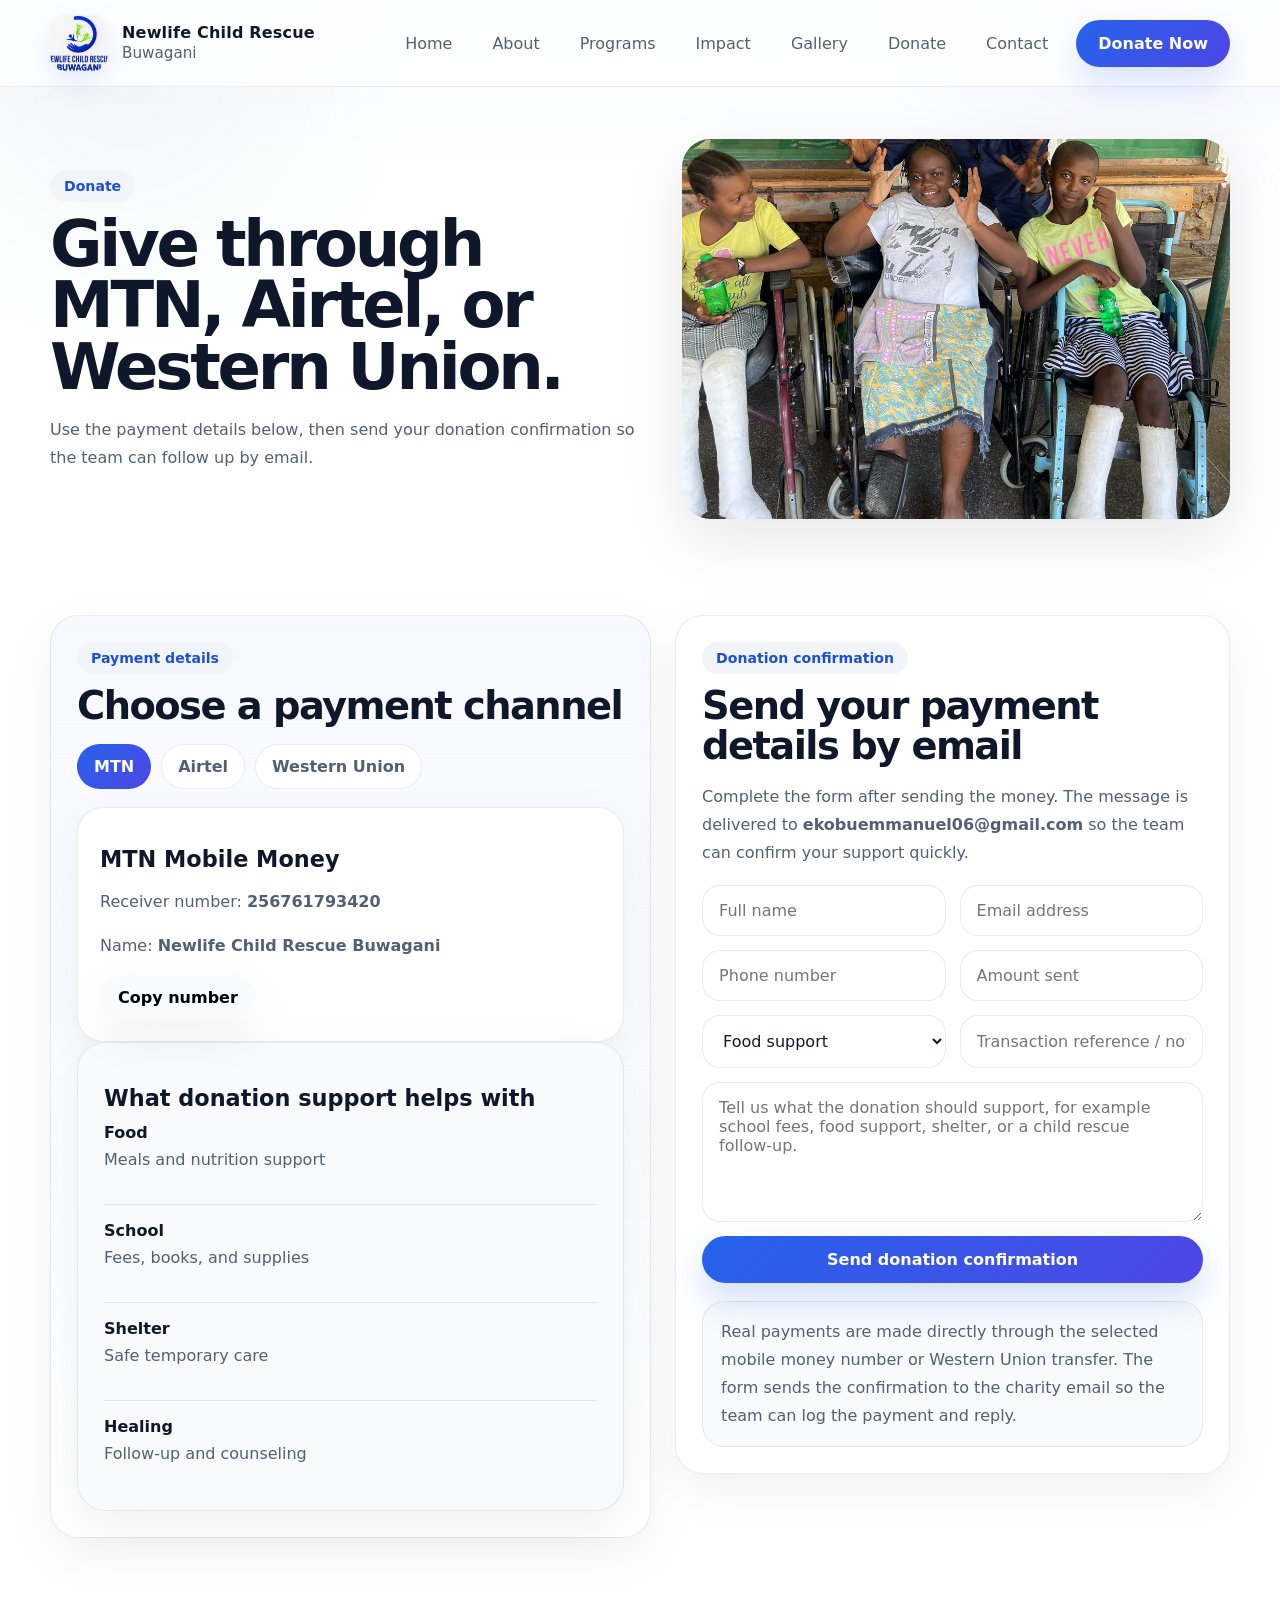
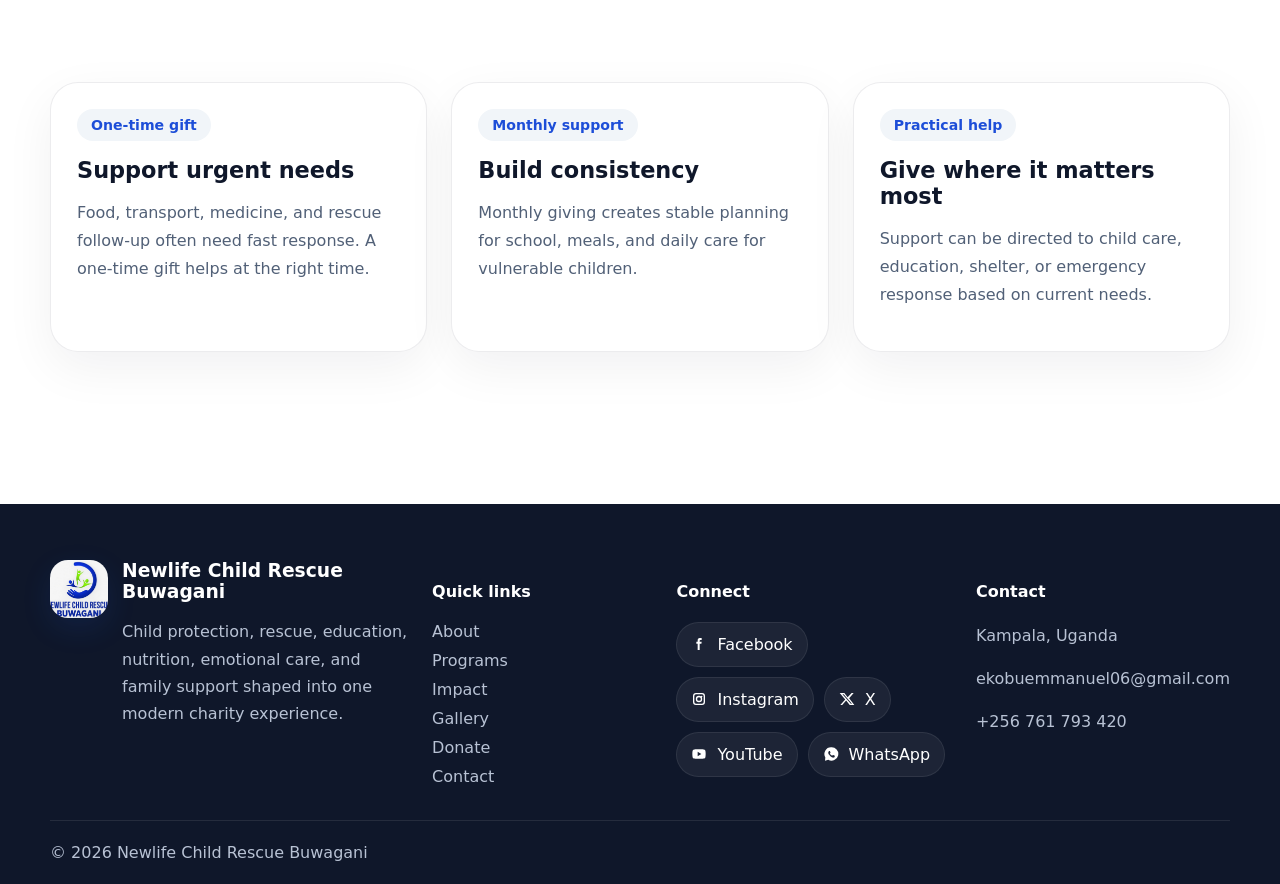
<file: donate.html>
<!doctype html>
<html lang="en">
<head>
  <meta charset="utf-8">
  <meta name="viewport" content="width=device-width, initial-scale=1">
  <meta name="theme-color" content="#ffffff">
  <title>Donate · Newlife Child Rescue Buwagani</title>
  <meta name="description" content="Donate through MTN, Airtel, or Western Union and send a confirmation message to the charity team.">
  <link rel="stylesheet" href="styles.css">
</head>
<body data-page="donate">
<header class="site-header">
  <div class="container header-inner">
    <a class="brand" href="index.html" aria-label="Newlife Child Rescue Buwagani home">
      <img src="logo.jpg" alt="Newlife Child Rescue Buwagani logo" class="brand-logo">
      <div class="brand-copy">
        <span class="brand-title">Newlife Child Rescue</span>
        <span class="brand-subtitle">Buwagani</span>
      </div>
    </a>
    <button class="menu-btn" type="button" aria-label="Open menu" aria-expanded="false" data-menu-btn>
      <span></span><span></span><span></span>
    </button>
    <nav class="nav" data-nav>
      <a class="nav-link" href="index.html">Home</a><a class="nav-link" href="about.html">About</a><a class="nav-link" href="programs.html">Programs</a><a class="nav-link" href="impact.html">Impact</a><a class="nav-link" href="gallery.html">Gallery</a><a class="nav-link" href="donate.html">Donate</a><a class="nav-link" href="contact.html">Contact</a>
      <a class="btn btn-primary nav-cta" href="donate.html">Donate Now</a>
    </nav>
  </div>
</header>
<main>

  <section class="page-hero section-shell">
    <div class="container page-hero-inner">
      <div>
        <span class="eyebrow">Donate</span>
        <h1>Give through MTN, Airtel, or Western Union.</h1>
        <p>Use the payment details below, then send your donation confirmation so the team can follow up by email.</p>
      </div>
      <img src="cover.jpg" alt="Donation cover image" class="page-image">
    </div>
  </section>

  <section class="section">
    <div class="container split">
      <div class="panel panel-primary">
        <span class="tag">Payment details</span>
        <h2>Choose a payment channel</h2>
        <div class="method-tabs" data-method-tabs>
          <button class="method-tab active" type="button" data-method="MTN">MTN</button>
          <button class="method-tab" type="button" data-method="AIRTEL">Airtel</button>
          <button class="method-tab" type="button" data-method="WESTERN_UNION">Western Union</button>
        </div>

        <div class="method-panels">
          <article class="method-panel active" data-method-panel="MTN">
            <h3>MTN Mobile Money</h3>
            <p>Receiver number: <strong>256761793420</strong></p>
            <p>Name: <strong>Newlife Child Rescue Buwagani</strong></p>
            <button class="copy-btn" type="button" data-copy="256761793420">Copy number</button>
          </article>

          <article class="method-panel" data-method-panel="AIRTEL">
            <h3>Airtel Money</h3>
            <p>Receiver number: <strong>256746311507</strong></p>
            <p>Name: <strong>Newlife Child Rescue Buwagani</strong></p>
            <button class="copy-btn" type="button" data-copy="256746311507">Copy number</button>
          </article>

          <article class="method-panel" data-method-panel=" ">
            <h3>Send Wave</h3>
            <p>www.sendwave.com </p>
            <p>Name: NABAYA DANIEL </p>
            <p>Country: UGANDA</p>
            <p>City: MBALE</p>
            <p>Contact: +256759281631</p>
            <p>Address: BUGIRI</p>
            <p>Email: nabayadaniel64@gmail.com</p>
            <p>Document Identification Number: CM99089910690WL</p>
          </article>
        </div>

        <div class="info-box soft">
          <h3>What donation support helps with</h3>
          <div class="mini-grid">
            <div><strong>Food</strong><span>Meals and nutrition support</span></div>
            <div><strong>School</strong><span>Fees, books, and supplies</span></div>
            <div><strong>Shelter</strong><span>Safe temporary care</span></div>
            <div><strong>Healing</strong><span>Follow-up and counseling</span></div>
          </div>
        </div>
      </div>

      <div class="panel">
        <span class="tag">Donation confirmation</span>
        <h2>Send your payment details by email</h2>
        <p>
          Complete the form after sending the money. The message is delivered to
          <strong>ekobuemmanuel06@gmail.com</strong> so the team can confirm your support quickly.
        </p>

        <form class="form" data-ticket data-method-form action="https://formsubmit.co/ekobuemmanuel06@gmail.com" method="POST">
          <input type="hidden" name="_subject" value="Newlife Child Rescue donation confirmation">
          <input type="hidden" name="_template" value="table">
          <input type="hidden" name="_captcha" value="false">
          <input type="hidden" name="_next" value="thank-you.html">
          <input type="hidden" name="tx_ref" data-ticket-output>
          <input type="hidden" name="donation_method" value="MTN" data-donation-method-input>

          <div class="field-grid">
            <input name="name" placeholder="Full name" required>
            <input name="email" type="email" placeholder="Email address" required>
          </div>
          <div class="field-grid">
            <input name="phone" placeholder="Phone number" required>
            <input name="amount" type="number" min="1" step="1" placeholder="Amount sent" required>
          </div>
          <div class="field-grid">
            <select name="purpose" required>
              <option value="Food support">Food support</option>
              <option value="School support">School support</option>
              <option value="Shelter support">Shelter support</option>
              <option value="General donation">General donation</option>
            </select>
            <input name="reference" placeholder="Transaction reference / note">
          </div>
          <textarea name="message" placeholder="Tell us what the donation should support, for example school fees, food support, shelter, or a child rescue follow-up."></textarea>
          <button class="btn btn-primary" type="submit">Send donation confirmation</button>
        </form>

        <div class="alert">
          Real payments are made directly through the selected mobile money number or Western Union transfer.
          The form sends the confirmation to the charity email so the team can log the payment and reply.
        </div>
      </div>
    </div>
  </section>

  <section class="section">
    <div class="container grid cards-3">
      <article class="card">
        <span class="tag">One-time gift</span>
        <h3>Support urgent needs</h3>
        <p>Food, transport, medicine, and rescue follow-up often need fast response. A one-time gift helps at the right time.</p>
      </article>
      <article class="card">
        <span class="tag">Monthly support</span>
        <h3>Build consistency</h3>
        <p>Monthly giving creates stable planning for school, meals, and daily care for vulnerable children.</p>
      </article>
      <article class="card">
        <span class="tag">Practical help</span>
        <h3>Give where it matters most</h3>
        <p>Support can be directed to child care, education, shelter, or emergency response based on current needs.</p>
      </article>
    </div>
  </section>

</main>
<footer class="site-footer">
  <div class="container footer-grid">
    <div class="footer-brand">
      <div class="footer-brandline">
        <img src="logo.jpg" alt="" class="footer-logo">
        <div>
          <h3>Newlife Child Rescue Buwagani</h3>
          <p>Child protection, rescue, education, nutrition, emotional care, and family support shaped into one modern charity experience.</p>
        </div>
      </div>
    </div>
    <div>
      <h4>Quick links</h4>
      <div class="footer-links">
        <a href="about.html">About</a>
        <a href="programs.html">Programs</a>
        <a href="impact.html">Impact</a>
        <a href="gallery.html">Gallery</a>
        <a href="donate.html">Donate</a>
        <a href="contact.html">Contact</a>
      </div>
    </div>
    <div>
      <h4>Connect</h4>
      <div class="social-row">
        <a class="social-btn" href="https://facebook.com/" target="_blank" rel="noreferrer" aria-label="Facebook">
          <svg viewBox="0 0 24 24" aria-hidden="true"><path d="M13 8.5V7.1c0-.8.5-1.1 1-1.1h2V3h-2.8C10.8 3 10 4.8 10 6.7V8.5H8v3h2V21h3v-9.5h2.6l.4-3H13Z"/></svg><span>Facebook</span>
        </a>
        <a class="social-btn" href="https://instagram.com/" target="_blank" rel="noreferrer" aria-label="Instagram">
          <svg viewBox="0 0 24 24" aria-hidden="true"><path d="M7.5 3h9A4.5 4.5 0 0 1 21 7.5v9a4.5 4.5 0 0 1-4.5 4.5h-9A4.5 4.5 0 0 1 3 16.5v-9A4.5 4.5 0 0 1 7.5 3Zm0 2A2.5 2.5 0 0 0 5 7.5v9A2.5 2.5 0 0 0 7.5 19h9a2.5 2.5 0 0 0 2.5-2.5v-9A2.5 2.5 0 0 0 16.5 5h-9Zm4.5 2.2A4.8 4.8 0 1 1 7.2 12 4.8 4.8 0 0 1 12 7.2Zm0 2A2.8 2.8 0 1 0 14.8 12 2.8 2.8 0 0 0 12 9.2Zm5.2-.9a1.1 1.1 0 1 1-1.1-1.1 1.1 1.1 0 0 1 1.1 1.1Z"/></svg><span>Instagram</span>
        </a>
        <a class="social-btn" href="https://x.com/" target="_blank" rel="noreferrer" aria-label="X">
          <svg viewBox="0 0 24 24" aria-hidden="true"><path d="M18.9 3H22l-6.8 7.8L23 21h-6.9l-5.4-6.8L4.8 21H2l7.3-8.4L1 3h7l4.9 6.2L18.9 3Zm-1.2 16h1.7L7 4.9H5.2L17.7 19Z"/></svg><span>X</span>
        </a>
        <a class="social-btn" href="https://youtube.com/" target="_blank" rel="noreferrer" aria-label="YouTube">
          <svg viewBox="0 0 24 24" aria-hidden="true"><path d="M21.6 7.2a3 3 0 0 0-2.1-2.1C17.7 4.7 12 4.7 12 4.7s-5.7 0-7.5.4A3 3 0 0 0 2.4 7.2 31.8 31.8 0 0 0 2 12a31.8 31.8 0 0 0 .4 4.8 3 3 0 0 0 2.1 2.1c1.8.4 7.5.4 7.5.4s5.7 0 7.5-.4a3 3 0 0 0 2.1-2.1A31.8 31.8 0 0 0 22 12a31.8 31.8 0 0 0-.4-4.8ZM10 15.2V8.8L15.5 12 10 15.2Z"/></svg><span>YouTube</span>
        </a>
        <a class="social-btn" href="https://wa.me/256761793420" target="_blank" rel="noreferrer" aria-label="WhatsApp">
          <svg viewBox="0 0 24 24" aria-hidden="true"><path d="M12 2A10 10 0 0 0 3.5 17.1L3 22l4.9-1.4A10 10 0 1 0 12 2Zm5.9 14.2c-.2.6-1.1 1.1-1.6 1.2-.4.1-.9.2-1.5 0-.4-.1-.9-.2-1.5-.5-2.6-1.1-4.2-3.8-4.3-4-.1-.2-1.1-1.5-1.1-2.8s.7-1.9.9-2.2c.2-.3.5-.4.7-.4h.5c.2 0 .4 0 .5.4l.7 1.7c.1.3.1.4 0 .6-.1.2-.2.4-.4.6l-.3.3c-.1.1-.2.2-.1.4.1.2.5 1 1.3 1.7 1 .9 1.8 1.2 2 1.3.2.1.3.1.4-.1l.6-.8c.2-.2.3-.2.5-.1l1.9.9c.2.1.3.2.4.3.1.1.1.7-.1 1.3Z"/></svg><span>WhatsApp</span>
        </a>
      </div>
    </div>
    <div>
      <h4>Contact</h4>
      <p>Kampala, Uganda</p>
      <p>ekobuemmanuel06@gmail.com</p>
      <p>+256 761 793 420</p>
    </div>
  </div>
  <div class="container footer-bottom">
    <span>© 2026 Newlife Child Rescue Buwagani</span>
  </div>
</footer>
<script src="script.js"></script>
</body>
</html>
</file>
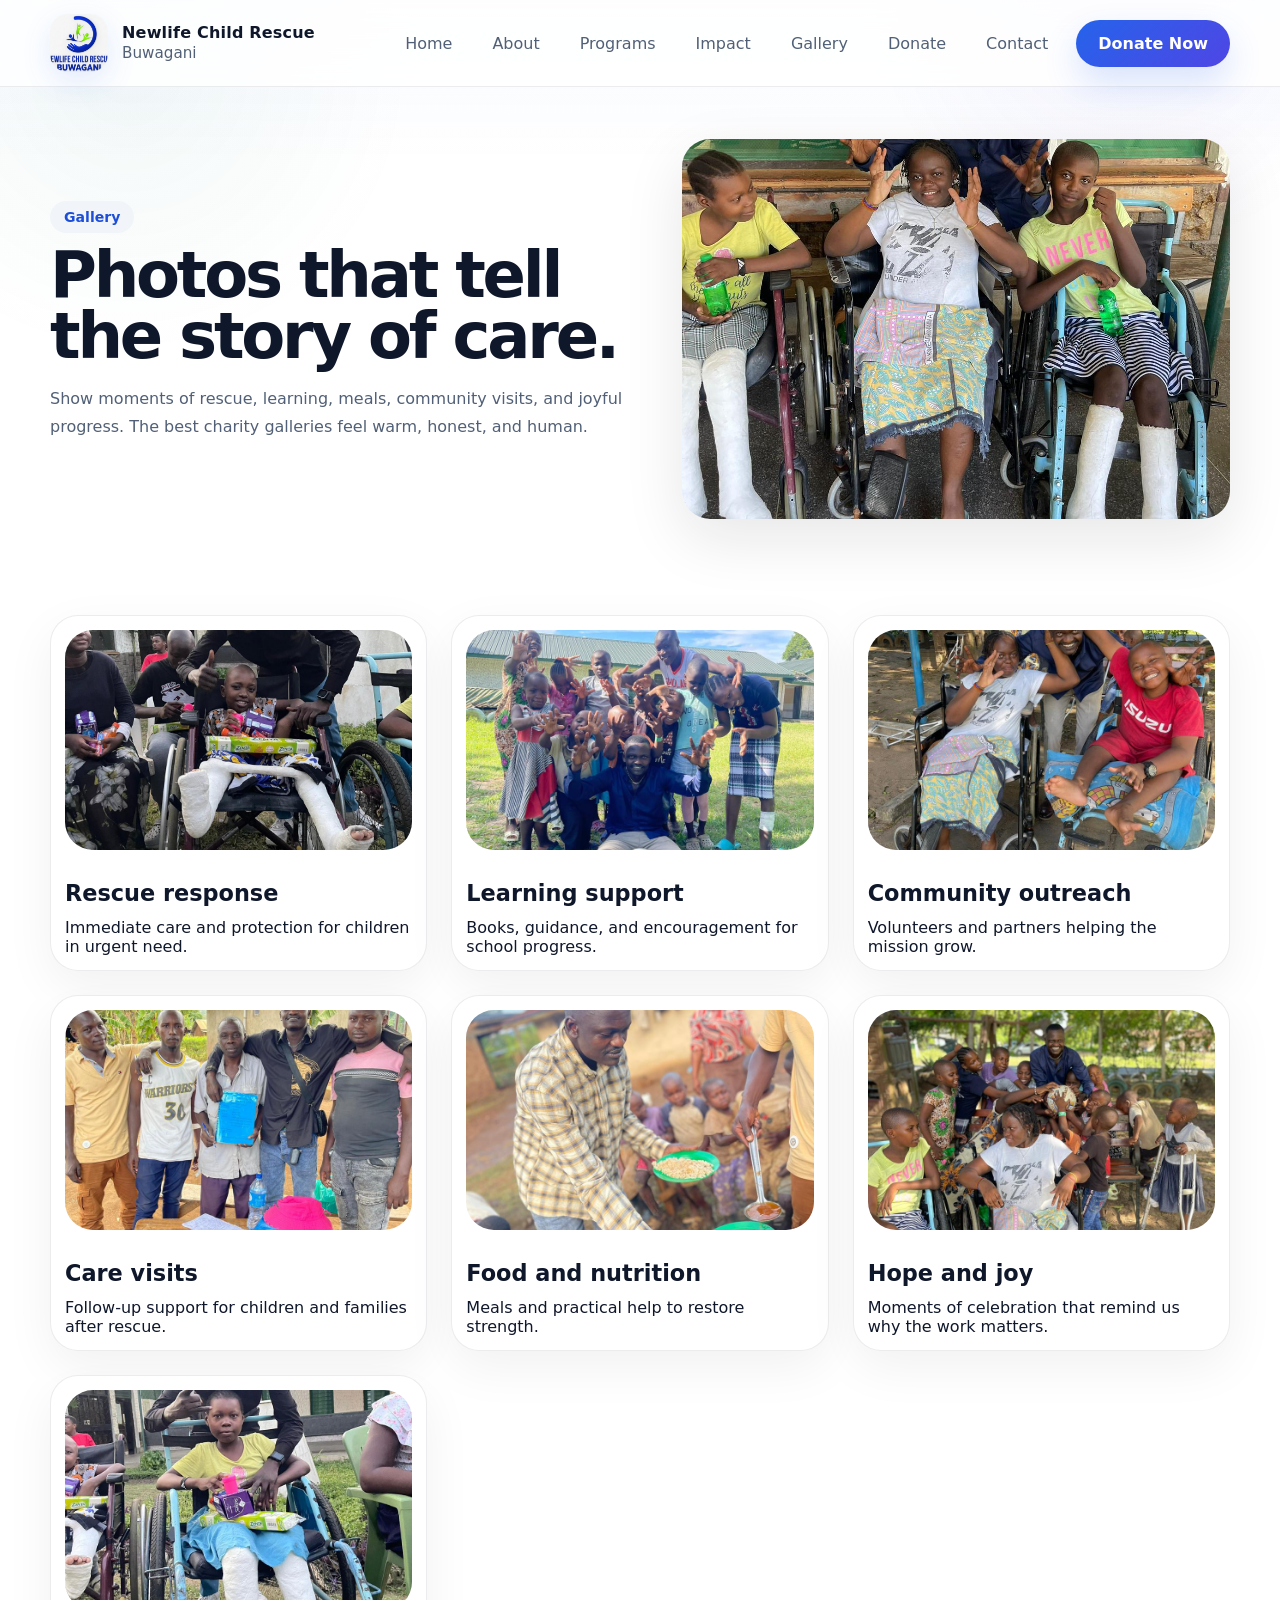
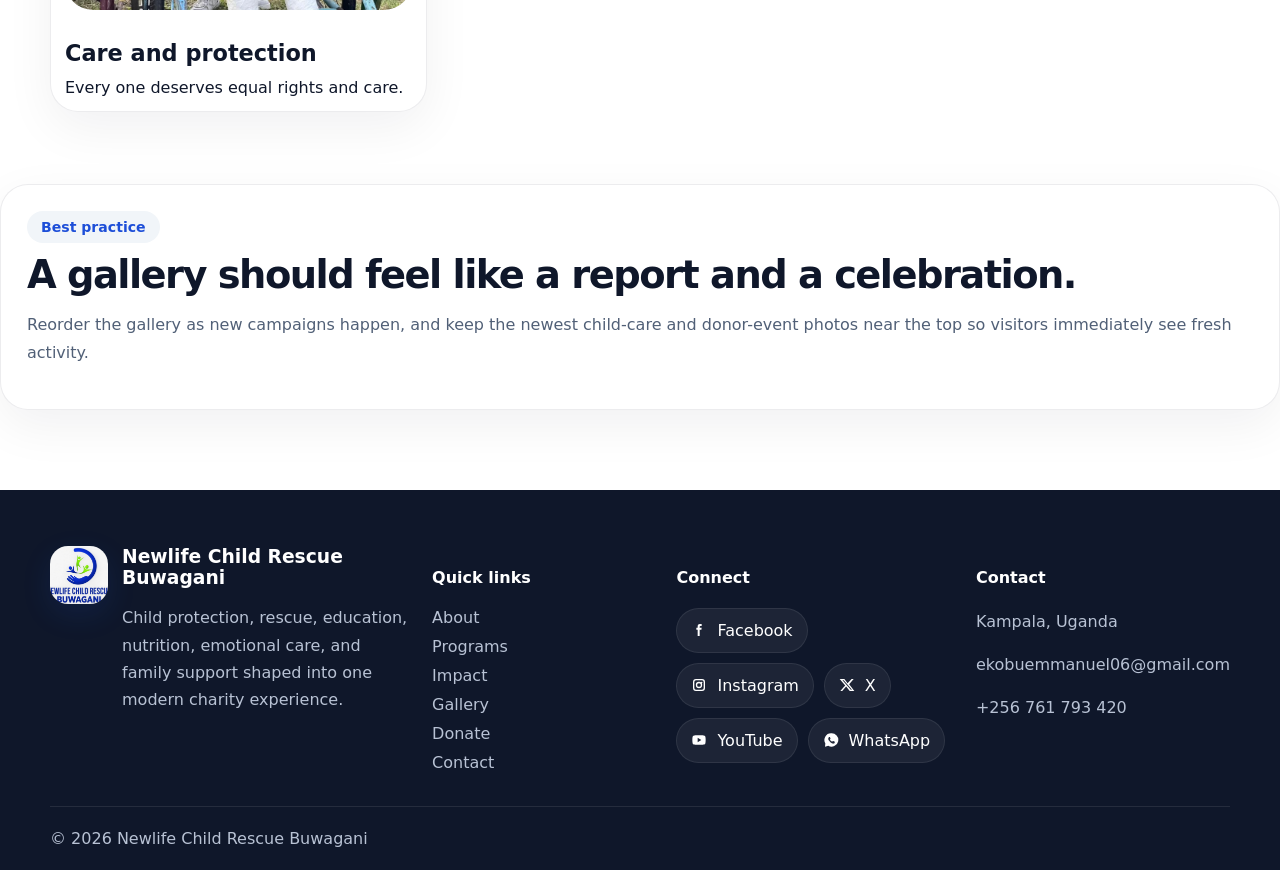
<file: gallery.html>
<!doctype html>
<html lang="en">
<head>
  <meta charset="utf-8">
  <meta name="viewport" content="width=device-width, initial-scale=1">
  <meta name="theme-color" content="#ffffff">
  <title>Gallery · Newlife Child Rescue Buwagani</title>
  <meta name="description" content="Photo stories and charity moments from Newlife Child Rescue Buwagani.">
  <link rel="stylesheet" href="styles.css">
</head>
<body data-page="gallery">
<header class="site-header">
  <div class="container header-inner">
    <a class="brand" href="index.html" aria-label="Newlife Child Rescue Buwagani home">
      <img src="logo.jpg" alt="Newlife Child Rescue Buwagani logo" class="brand-logo">
      <div class="brand-copy">
        <span class="brand-title">Newlife Child Rescue</span>
        <span class="brand-subtitle">Buwagani</span>
      </div>
    </a>
    <button class="menu-btn" type="button" aria-label="Open menu" aria-expanded="false" data-menu-btn>
      <span></span><span></span><span></span>
    </button>
    <nav class="nav" data-nav>
      <a class="nav-link" href="index.html">Home</a><a class="nav-link" href="about.html">About</a><a class="nav-link" href="programs.html">Programs</a><a class="nav-link" href="impact.html">Impact</a><a class="nav-link" href="gallery.html">Gallery</a><a class="nav-link" href="donate.html">Donate</a><a class="nav-link" href="contact.html">Contact</a>
      <a class="btn btn-primary nav-cta" href="donate.html">Donate Now</a>
    </nav>
  </div>
</header>
<main>

  <section class="page-hero section-shell">
    <div class="container page-hero-inner">
      <div>
        <span class="eyebrow">Gallery</span>
        <h1>Photos that tell the story of care.</h1>
        <p>Show moments of rescue, learning, meals, community visits, and joyful progress. The best charity galleries feel warm, honest, and human.</p>
      </div>
      <img src="cover.jpg" alt="Charity photo cover" class="page-image">
    </div>
  </section>

  <section class="section">
    <div class="container gallery-grid">
      <article class="gallery-card"><img src="rescue.jpg" alt="Child rescue support moment"><div><h3>Rescue response</h3><p>Immediate care and protection for children in urgent need.</p></div></article>
      <article class="gallery-card"><img src="programs.jpg" alt="Learning and support moment"><div><h3>Learning support</h3><p>Books, guidance, and encouragement for school progress.</p></div></article>
      <article class="gallery-card"><img src="gallery.jpg" alt="Community outreach moment"><div><h3>Community outreach</h3><p>Volunteers and partners helping the mission grow.</p></div></article>
      <article class="gallery-card"><img src="contact.jpg" alt="Care and follow-up moment"><div><h3>Care visits</h3><p>Follow-up support for children and families after rescue.</p></div></article>
      <article class="gallery-card"><img src="food.jpg" alt="Food support moment"><div><h3>Food and nutrition</h3><p>Meals and practical help to restore strength.</p></div></article>
      <article class="gallery-card"><img src="joy.jpg" alt="Joyful community moment"><div><h3>Hope and joy</h3><p>Moments of celebration that remind us why the work matters.</p></div></article>
      <article class="gallery-card"><img src="cary.jpg" alt="care community moment"><div><h3>Care and protection</h3><p>Every one deserves equal rights and care.</p></div></article>

    </div>
  </section>
  
      <div class="panel">
        <span class="tag">Best practice</span>
        <h2>A gallery should feel like a report and a celebration.</h2>
        <p>
          Reorder the gallery as new campaigns happen, and keep the newest child-care and donor-event photos near the top so visitors immediately see fresh activity.
        </p>
      </div>
    </div>
  </section>

</main>
<footer class="site-footer">
  <div class="container footer-grid">
    <div class="footer-brand">
      <div class="footer-brandline">
        <img src="logo.jpg" alt="" class="footer-logo">
        <div>
          <h3>Newlife Child Rescue Buwagani</h3>
          <p>Child protection, rescue, education, nutrition, emotional care, and family support shaped into one modern charity experience.</p>
        </div>
      </div>
    </div>
    <div>
      <h4>Quick links</h4>
      <div class="footer-links">
        <a href="about.html">About</a>
        <a href="programs.html">Programs</a>
        <a href="impact.html">Impact</a>
        <a href="gallery.html">Gallery</a>
        <a href="donate.html">Donate</a>
        <a href="contact.html">Contact</a>
      </div>
    </div>
    <div>
      <h4>Connect</h4>
      <div class="social-row">
        <a class="social-btn" href="https://facebook.com/" target="_blank" rel="noreferrer" aria-label="Facebook">
          <svg viewBox="0 0 24 24" aria-hidden="true"><path d="M13 8.5V7.1c0-.8.5-1.1 1-1.1h2V3h-2.8C10.8 3 10 4.8 10 6.7V8.5H8v3h2V21h3v-9.5h2.6l.4-3H13Z"/></svg><span>Facebook</span>
        </a>
        <a class="social-btn" href="https://instagram.com/" target="_blank" rel="noreferrer" aria-label="Instagram">
          <svg viewBox="0 0 24 24" aria-hidden="true"><path d="M7.5 3h9A4.5 4.5 0 0 1 21 7.5v9a4.5 4.5 0 0 1-4.5 4.5h-9A4.5 4.5 0 0 1 3 16.5v-9A4.5 4.5 0 0 1 7.5 3Zm0 2A2.5 2.5 0 0 0 5 7.5v9A2.5 2.5 0 0 0 7.5 19h9a2.5 2.5 0 0 0 2.5-2.5v-9A2.5 2.5 0 0 0 16.5 5h-9Zm4.5 2.2A4.8 4.8 0 1 1 7.2 12 4.8 4.8 0 0 1 12 7.2Zm0 2A2.8 2.8 0 1 0 14.8 12 2.8 2.8 0 0 0 12 9.2Zm5.2-.9a1.1 1.1 0 1 1-1.1-1.1 1.1 1.1 0 0 1 1.1 1.1Z"/></svg><span>Instagram</span>
        </a>
        <a class="social-btn" href="https://x.com/" target="_blank" rel="noreferrer" aria-label="X">
          <svg viewBox="0 0 24 24" aria-hidden="true"><path d="M18.9 3H22l-6.8 7.8L23 21h-6.9l-5.4-6.8L4.8 21H2l7.3-8.4L1 3h7l4.9 6.2L18.9 3Zm-1.2 16h1.7L7 4.9H5.2L17.7 19Z"/></svg><span>X</span>
        </a>
        <a class="social-btn" href="https://youtube.com/" target="_blank" rel="noreferrer" aria-label="YouTube">
          <svg viewBox="0 0 24 24" aria-hidden="true"><path d="M21.6 7.2a3 3 0 0 0-2.1-2.1C17.7 4.7 12 4.7 12 4.7s-5.7 0-7.5.4A3 3 0 0 0 2.4 7.2 31.8 31.8 0 0 0 2 12a31.8 31.8 0 0 0 .4 4.8 3 3 0 0 0 2.1 2.1c1.8.4 7.5.4 7.5.4s5.7 0 7.5-.4a3 3 0 0 0 2.1-2.1A31.8 31.8 0 0 0 22 12a31.8 31.8 0 0 0-.4-4.8ZM10 15.2V8.8L15.5 12 10 15.2Z"/></svg><span>YouTube</span>
        </a>
        <a class="social-btn" href="https://wa.me/256761793420" target="_blank" rel="noreferrer" aria-label="WhatsApp">
          <svg viewBox="0 0 24 24" aria-hidden="true"><path d="M12 2A10 10 0 0 0 3.5 17.1L3 22l4.9-1.4A10 10 0 1 0 12 2Zm5.9 14.2c-.2.6-1.1 1.1-1.6 1.2-.4.1-.9.2-1.5 0-.4-.1-.9-.2-1.5-.5-2.6-1.1-4.2-3.8-4.3-4-.1-.2-1.1-1.5-1.1-2.8s.7-1.9.9-2.2c.2-.3.5-.4.7-.4h.5c.2 0 .4 0 .5.4l.7 1.7c.1.3.1.4 0 .6-.1.2-.2.4-.4.6l-.3.3c-.1.1-.2.2-.1.4.1.2.5 1 1.3 1.7 1 .9 1.8 1.2 2 1.3.2.1.3.1.4-.1l.6-.8c.2-.2.3-.2.5-.1l1.9.9c.2.1.3.2.4.3.1.1.1.7-.1 1.3Z"/></svg><span>WhatsApp</span>
        </a>
      </div>
    </div>
    <div>
      <h4>Contact</h4>
      <p>Kampala, Uganda</p>
      <p>ekobuemmanuel06@gmail.com</p>
      <p>+256 761 793 420</p>
    </div>
  </div>
  <div class="container footer-bottom">
    <span>© 2026 Newlife Child Rescue Buwagani</span>
  </div>
</footer>
<script src="script.js"></script>
</body>
</html>
</file>
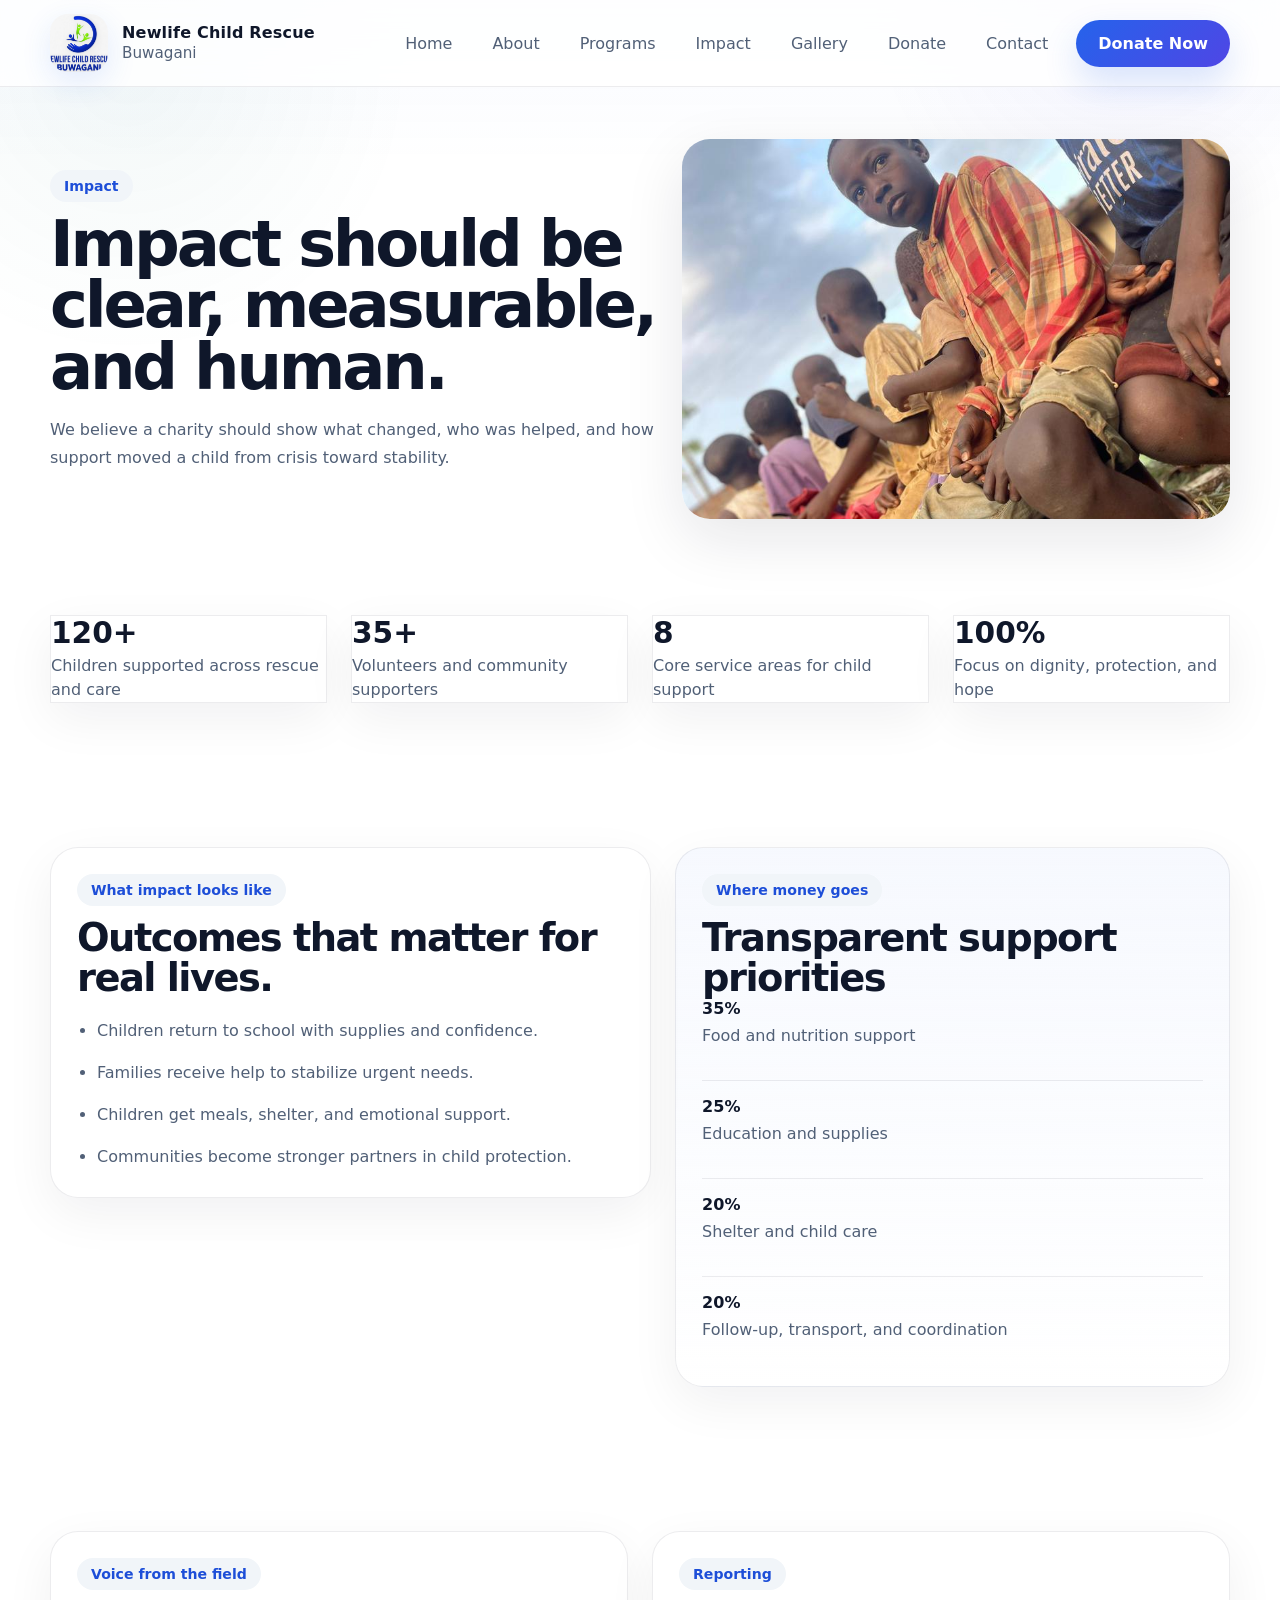
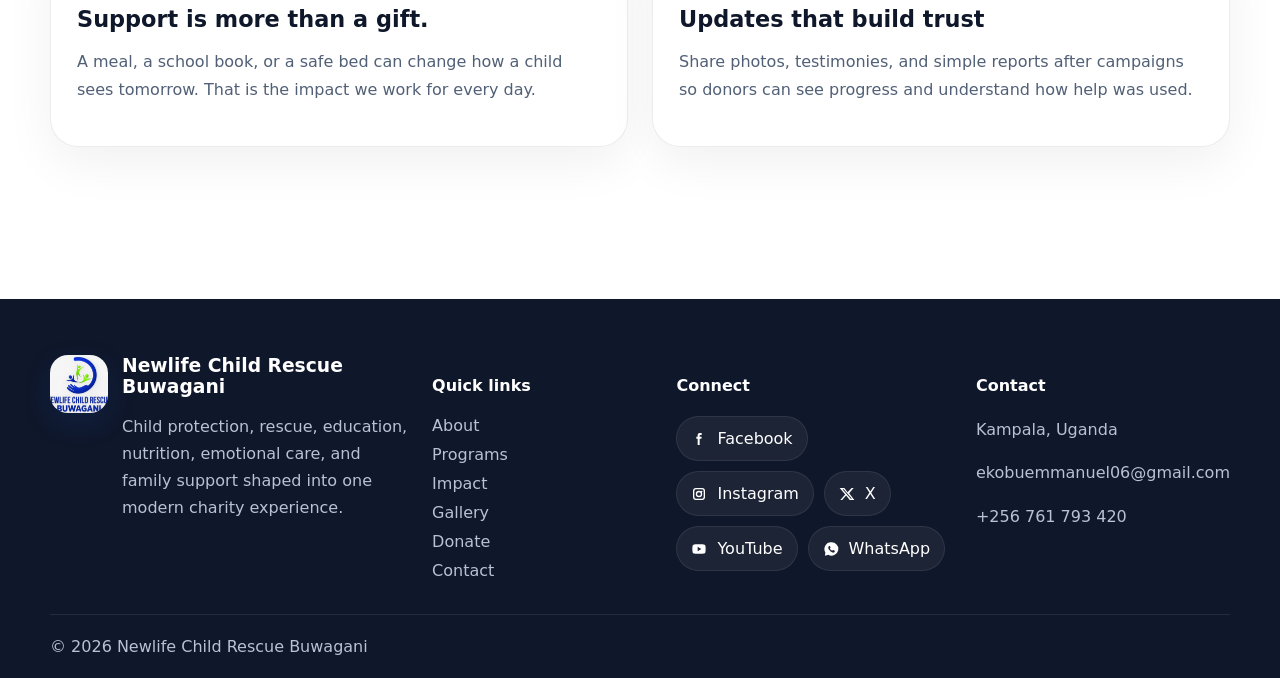
<file: impact.html>
<!doctype html>
<html lang="en">
<head>
  <meta charset="utf-8">
  <meta name="viewport" content="width=device-width, initial-scale=1">
  <meta name="theme-color" content="#ffffff">
  <title>Impact · Newlife Child Rescue Buwagani</title>
  <meta name="description" content="Impact reporting, outcomes, and accountability for Newlife Child Rescue Buwagani.">
  <link rel="stylesheet" href="styles.css">
</head>
<body data-page="impact">
<header class="site-header">
  <div class="container header-inner">
    <a class="brand" href="index.html" aria-label="Newlife Child Rescue Buwagani home">
      <img src="logo.jpg" alt="Newlife Child Rescue Buwagani logo" class="brand-logo">
      <div class="brand-copy">
        <span class="brand-title">Newlife Child Rescue</span>
        <span class="brand-subtitle">Buwagani</span>
      </div>
    </a>
    <button class="menu-btn" type="button" aria-label="Open menu" aria-expanded="false" data-menu-btn>
      <span></span><span></span><span></span>
    </button>
    <nav class="nav" data-nav>
      <a class="nav-link" href="index.html">Home</a><a class="nav-link" href="about.html">About</a><a class="nav-link" href="programs.html">Programs</a><a class="nav-link" href="impact.html">Impact</a><a class="nav-link" href="gallery.html">Gallery</a><a class="nav-link" href="donate.html">Donate</a><a class="nav-link" href="contact.html">Contact</a>
      <a class="btn btn-primary nav-cta" href="donate.html">Donate Now</a>
    </nav>
  </div>
</header>
<main>

  <section class="page-hero section-shell">
    <div class="container page-hero-inner">
      <div>
        <span class="eyebrow">Impact</span>
        <h1>Impact should be clear, measurable, and human.</h1>
        <p>We believe a charity should show what changed, who was helped, and how support moved a child from crisis toward stability.</p>
      </div>
      <img src="imp.jpg" alt="Community impact cover" class="page-image">
    </div>
  </section>

  <section class="section">
    <div class="container stats-grid">
      <div class="stat-card"><strong>120+</strong><span>Children supported across rescue and care</span></div>
      <div class="stat-card"><strong>35+</strong><span>Volunteers and community supporters</span></div>
      <div class="stat-card"><strong>8</strong><span>Core service areas for child support</span></div>
      <div class="stat-card"><strong>100%</strong><span>Focus on dignity, protection, and hope</span></div>
    </div>
  </section>

  <section class="section">
    <div class="container split">
      <div class="panel">
        <span class="tag">What impact looks like</span>
        <h2>Outcomes that matter for real lives.</h2>
        <ul class="check-list">
          <li>Children return to school with supplies and confidence.</li>
          <li>Families receive help to stabilize urgent needs.</li>
          <li>Children get meals, shelter, and emotional support.</li>
          <li>Communities become stronger partners in child protection.</li>
        </ul>
      </div>
      <div class="panel panel-primary">
        <span class="tag">Where money goes</span>
        <h2>Transparent support priorities</h2>
        <div class="mini-grid">
          <div><strong>35%</strong><span>Food and nutrition support</span></div>
          <div><strong>25%</strong><span>Education and supplies</span></div>
          <div><strong>20%</strong><span>Shelter and child care</span></div>
          <div><strong>20%</strong><span>Follow-up, transport, and coordination</span></div>
        </div>
      </div>
    </div>
  </section>

  <section class="section">
    <div class="container grid cards-2">
      <article class="card">
        <span class="tag">Voice from the field</span>
        <h3>Support is more than a gift.</h3>
        <p>A meal, a school book, or a safe bed can change how a child sees tomorrow. That is the impact we work for every day.</p>
      </article>
      <article class="card">
        <span class="tag">Reporting</span>
        <h3>Updates that build trust</h3>
        <p>Share photos, testimonies, and simple reports after campaigns so donors can see progress and understand how help was used.</p>
      </article>
    </div>
  </section>

</main>
<footer class="site-footer">
  <div class="container footer-grid">
    <div class="footer-brand">
      <div class="footer-brandline">
        <img src="logo.jpg" alt="" class="footer-logo">
        <div>
          <h3>Newlife Child Rescue Buwagani</h3>
          <p>Child protection, rescue, education, nutrition, emotional care, and family support shaped into one modern charity experience.</p>
        </div>
      </div>
    </div>
    <div>
      <h4>Quick links</h4>
      <div class="footer-links">
        <a href="about.html">About</a>
        <a href="programs.html">Programs</a>
        <a href="impact.html">Impact</a>
        <a href="gallery.html">Gallery</a>
        <a href="donate.html">Donate</a>
        <a href="contact.html">Contact</a>
      </div>
    </div>
    <div>
      <h4>Connect</h4>
      <div class="social-row">
        <a class="social-btn" href="https://facebook.com/" target="_blank" rel="noreferrer" aria-label="Facebook">
          <svg viewBox="0 0 24 24" aria-hidden="true"><path d="M13 8.5V7.1c0-.8.5-1.1 1-1.1h2V3h-2.8C10.8 3 10 4.8 10 6.7V8.5H8v3h2V21h3v-9.5h2.6l.4-3H13Z"/></svg><span>Facebook</span>
        </a>
        <a class="social-btn" href="https://instagram.com/" target="_blank" rel="noreferrer" aria-label="Instagram">
          <svg viewBox="0 0 24 24" aria-hidden="true"><path d="M7.5 3h9A4.5 4.5 0 0 1 21 7.5v9a4.5 4.5 0 0 1-4.5 4.5h-9A4.5 4.5 0 0 1 3 16.5v-9A4.5 4.5 0 0 1 7.5 3Zm0 2A2.5 2.5 0 0 0 5 7.5v9A2.5 2.5 0 0 0 7.5 19h9a2.5 2.5 0 0 0 2.5-2.5v-9A2.5 2.5 0 0 0 16.5 5h-9Zm4.5 2.2A4.8 4.8 0 1 1 7.2 12 4.8 4.8 0 0 1 12 7.2Zm0 2A2.8 2.8 0 1 0 14.8 12 2.8 2.8 0 0 0 12 9.2Zm5.2-.9a1.1 1.1 0 1 1-1.1-1.1 1.1 1.1 0 0 1 1.1 1.1Z"/></svg><span>Instagram</span>
        </a>
        <a class="social-btn" href="https://x.com/" target="_blank" rel="noreferrer" aria-label="X">
          <svg viewBox="0 0 24 24" aria-hidden="true"><path d="M18.9 3H22l-6.8 7.8L23 21h-6.9l-5.4-6.8L4.8 21H2l7.3-8.4L1 3h7l4.9 6.2L18.9 3Zm-1.2 16h1.7L7 4.9H5.2L17.7 19Z"/></svg><span>X</span>
        </a>
        <a class="social-btn" href="https://youtube.com/" target="_blank" rel="noreferrer" aria-label="YouTube">
          <svg viewBox="0 0 24 24" aria-hidden="true"><path d="M21.6 7.2a3 3 0 0 0-2.1-2.1C17.7 4.7 12 4.7 12 4.7s-5.7 0-7.5.4A3 3 0 0 0 2.4 7.2 31.8 31.8 0 0 0 2 12a31.8 31.8 0 0 0 .4 4.8 3 3 0 0 0 2.1 2.1c1.8.4 7.5.4 7.5.4s5.7 0 7.5-.4a3 3 0 0 0 2.1-2.1A31.8 31.8 0 0 0 22 12a31.8 31.8 0 0 0-.4-4.8ZM10 15.2V8.8L15.5 12 10 15.2Z"/></svg><span>YouTube</span>
        </a>
        <a class="social-btn" href="https://wa.me/256761793420" target="_blank" rel="noreferrer" aria-label="WhatsApp">
          <svg viewBox="0 0 24 24" aria-hidden="true"><path d="M12 2A10 10 0 0 0 3.5 17.1L3 22l4.9-1.4A10 10 0 1 0 12 2Zm5.9 14.2c-.2.6-1.1 1.1-1.6 1.2-.4.1-.9.2-1.5 0-.4-.1-.9-.2-1.5-.5-2.6-1.1-4.2-3.8-4.3-4-.1-.2-1.1-1.5-1.1-2.8s.7-1.9.9-2.2c.2-.3.5-.4.7-.4h.5c.2 0 .4 0 .5.4l.7 1.7c.1.3.1.4 0 .6-.1.2-.2.4-.4.6l-.3.3c-.1.1-.2.2-.1.4.1.2.5 1 1.3 1.7 1 .9 1.8 1.2 2 1.3.2.1.3.1.4-.1l.6-.8c.2-.2.3-.2.5-.1l1.9.9c.2.1.3.2.4.3.1.1.1.7-.1 1.3Z"/></svg><span>WhatsApp</span>
        </a>
      </div>
    </div>
    <div>
      <h4>Contact</h4>
      <p>Kampala, Uganda</p>
      <p>ekobuemmanuel06@gmail.com</p>
      <p>+256 761 793 420</p>
    </div>
  </div>
  <div class="container footer-bottom">
    <span>© 2026 Newlife Child Rescue Buwagani</span>
  </div>
</footer>
<script src="script.js"></script>
</body>
</html>
</file>
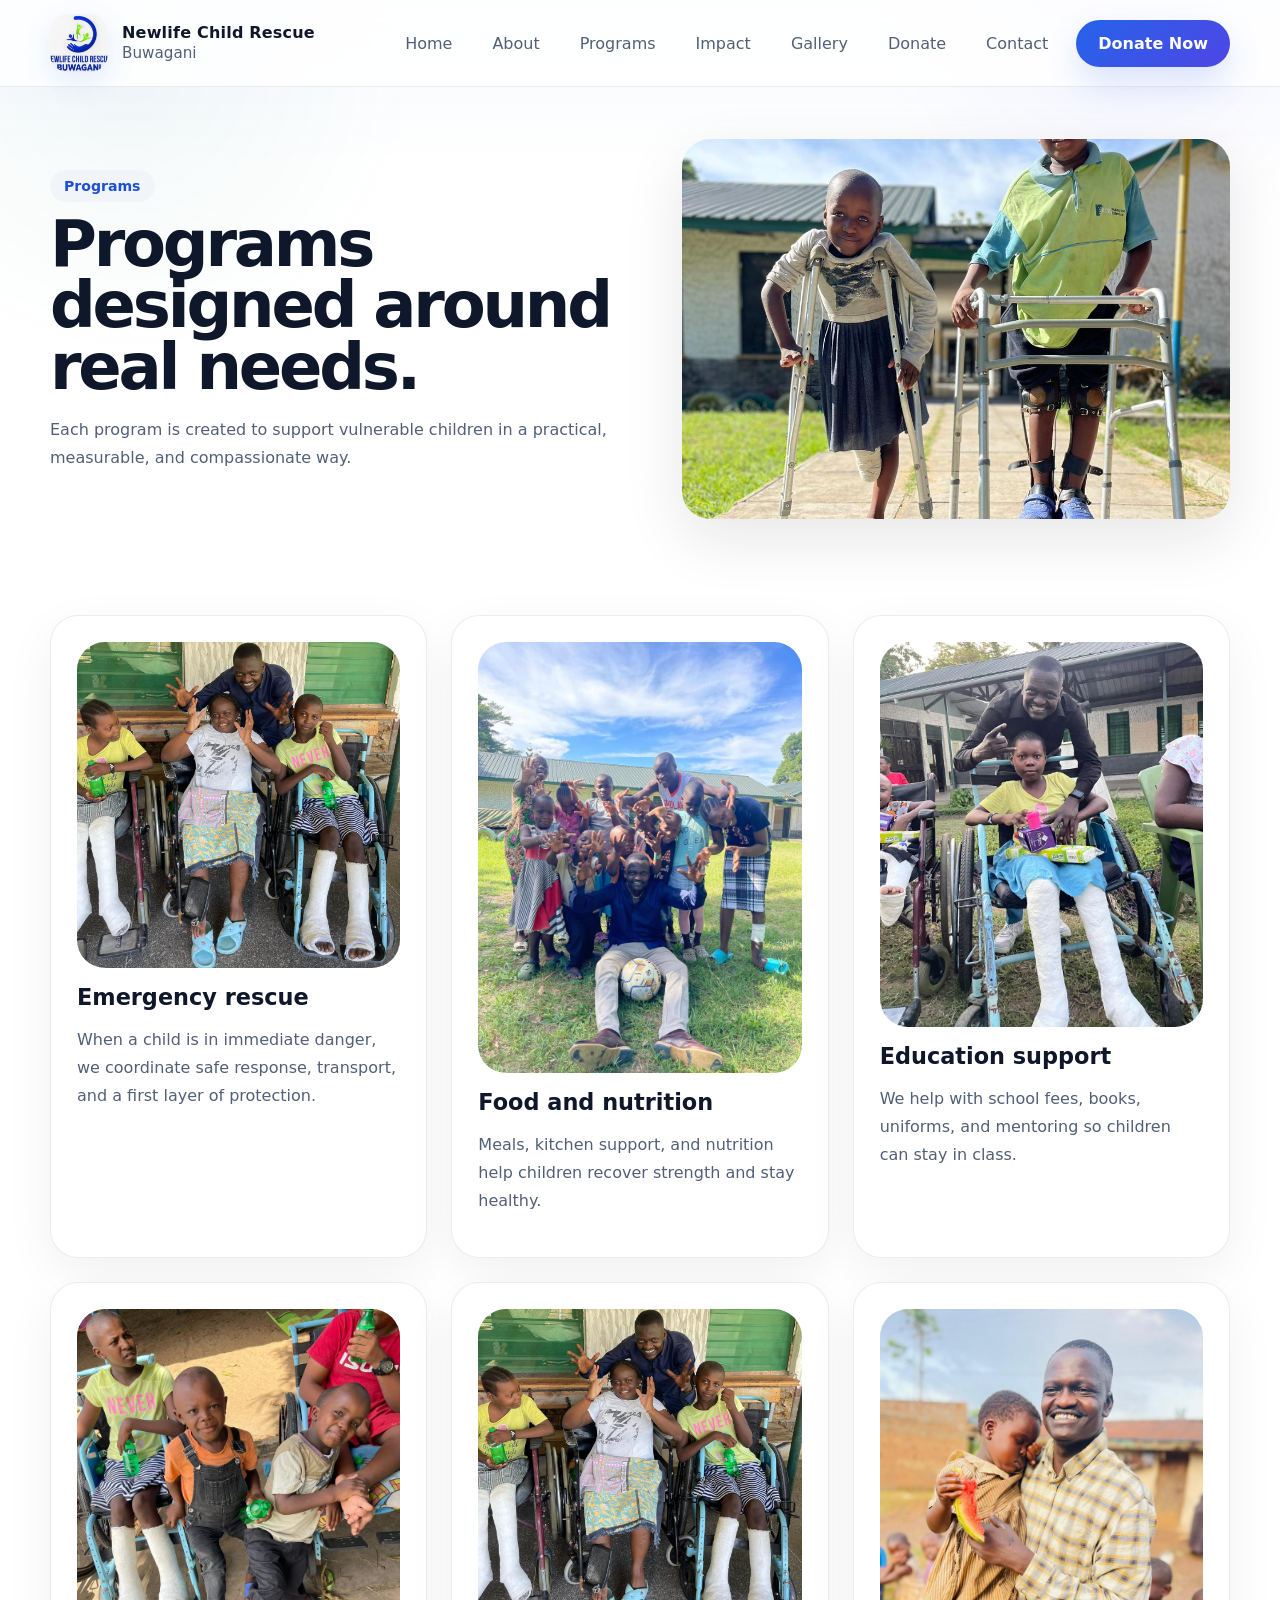
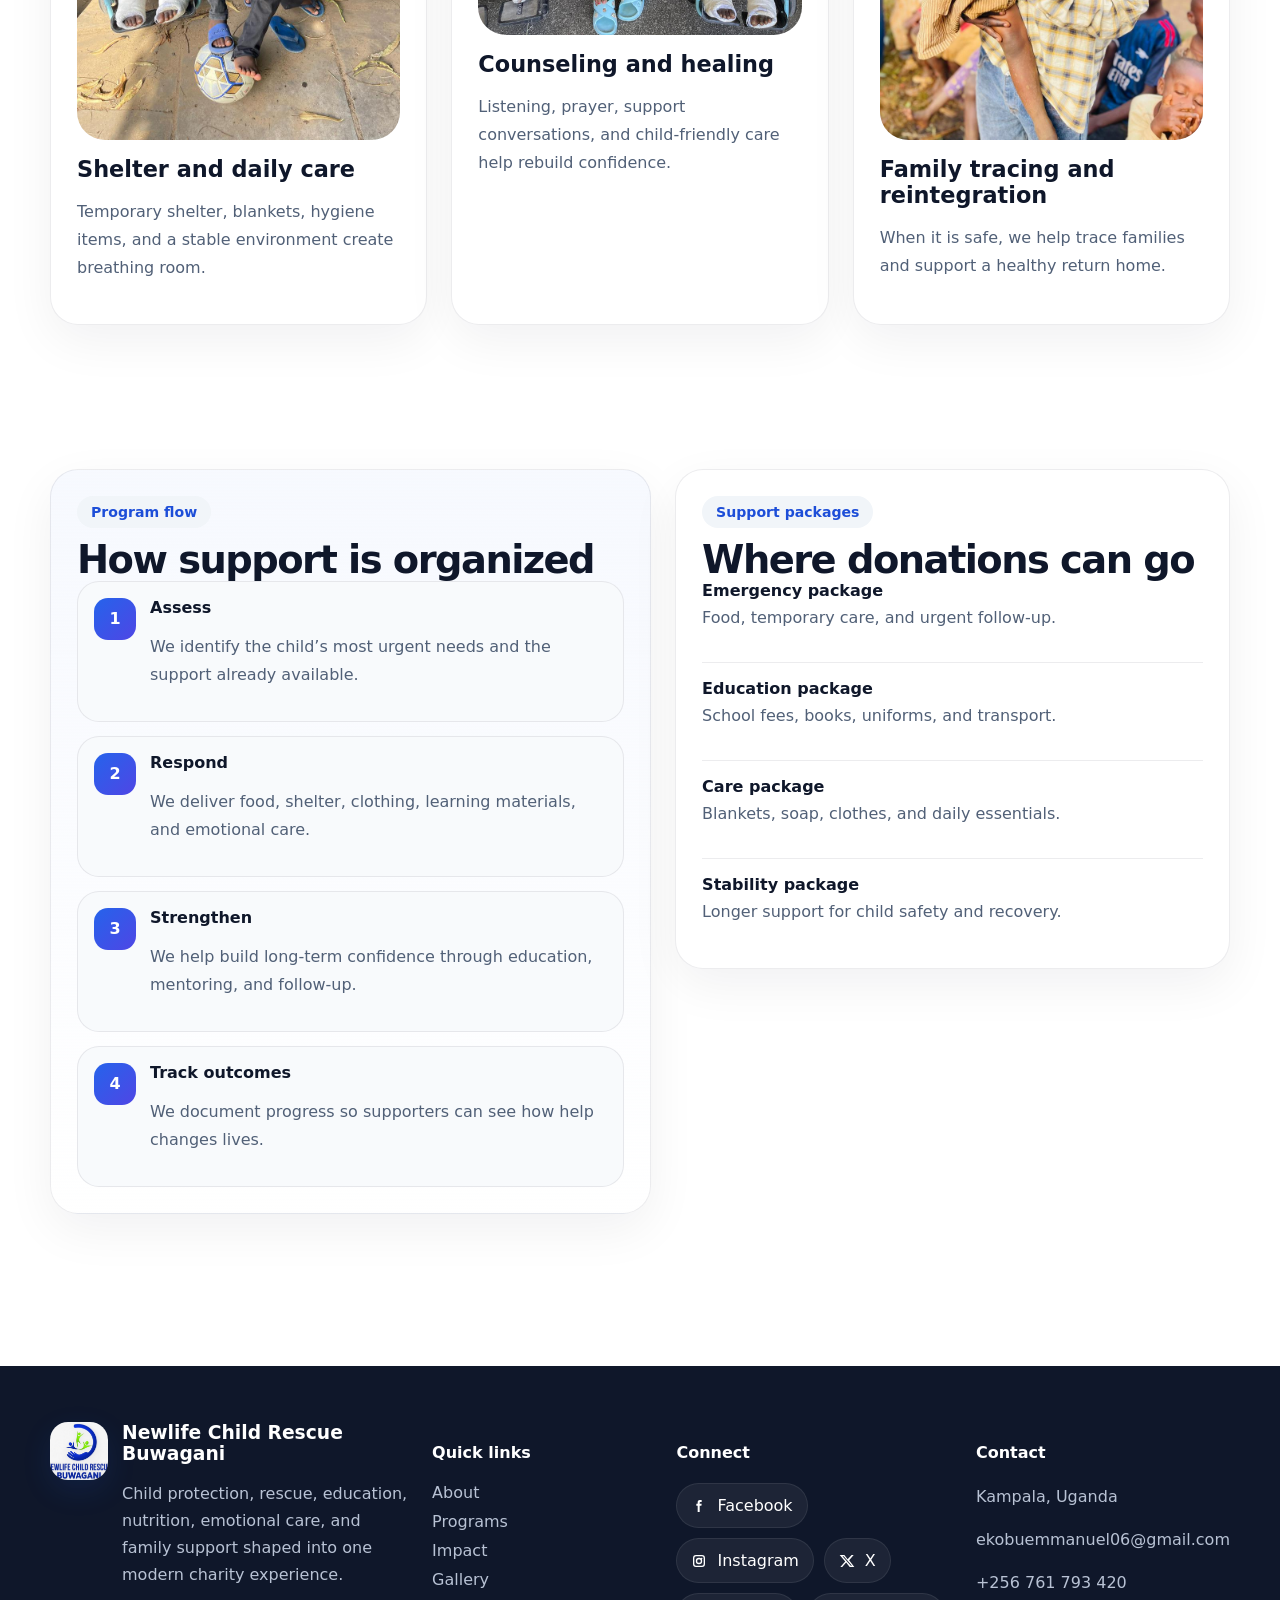
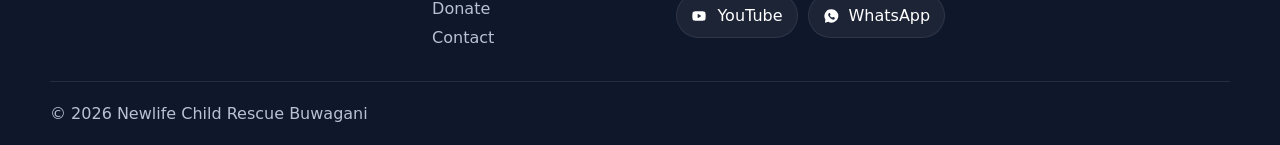
<file: programs.html>
<!doctype html>
<html lang="en">
<head>
  <meta charset="utf-8">
  <meta name="viewport" content="width=device-width, initial-scale=1">
  <meta name="theme-color" content="#ffffff">
  <title>Programs · Newlife Child Rescue Buwagani</title>
  <meta name="description" content="Programs and services for child rescue, education, nutrition, and family support.">
  <link rel="stylesheet" href="styles.css">
</head>
<body data-page="programs">
<header class="site-header">
  <div class="container header-inner">
    <a class="brand" href="index.html" aria-label="Newlife Child Rescue Buwagani home">
      <img src="logo.jpg" alt="Newlife Child Rescue Buwagani logo" class="brand-logo">
      <div class="brand-copy">
        <span class="brand-title">Newlife Child Rescue</span>
        <span class="brand-subtitle">Buwagani</span>
      </div>
    </a>
    <button class="menu-btn" type="button" aria-label="Open menu" aria-expanded="false" data-menu-btn>
      <span></span><span></span><span></span>
    </button>
    <nav class="nav" data-nav>
      <a class="nav-link" href="index.html">Home</a><a class="nav-link" href="about.html">About</a><a class="nav-link" href="programs.html">Programs</a><a class="nav-link" href="impact.html">Impact</a><a class="nav-link" href="gallery.html">Gallery</a><a class="nav-link" href="donate.html">Donate</a><a class="nav-link" href="contact.html">Contact</a>
      <a class="btn btn-primary nav-cta" href="donate.html">Donate Now</a>
    </nav>
  </div>
</header>
<main>

  <section class="page-hero section-shell">
    <div class="container page-hero-inner">
      <div>
        <span class="eyebrow">Programs</span>
        <h1>Programs designed around real needs.</h1>
        <p>Each program is created to support vulnerable children in a practical, measurable, and compassionate way.</p>
      </div>
      <img src="vul.jpg" alt="Children support program cover" class="page-image">
    </div>
  </section>

  <section class="section">
    <div class="container grid cards-3">
      <article class="card card-image">
        <img src="cover.jpg" alt="Emergency rescue">
        <h3>Emergency rescue</h3>
        <p>When a child is in immediate danger, we coordinate safe response, transport, and a first layer of protection.</p>
      </article>
      <article class="card card-image">
        <img src="programs.jpg" alt="Food and nutrition">
        <h3>Food and nutrition</h3>
        <p>Meals, kitchen support, and nutrition help children recover strength and stay healthy.</p>
      </article>
      <article class="card card-image">
        <img src="cary.jpg" alt="Education support">
        <h3>Education support</h3>
        <p>We help with school fees, books, uniforms, and mentoring so children can stay in class.</p>
      </article>
      <article class="card card-image">
        <img src="shel.jpg" alt="Shelter and daily care">
        <h3>Shelter and daily care</h3>
        <p>Temporary shelter, blankets, hygiene items, and a stable environment create breathing room.</p>
      </article>
      <article class="card card-image">
        <img src="cover.jpg" alt="Counseling and healing">
        <h3>Counseling and healing</h3>
        <p>Listening, prayer, support conversations, and child-friendly care help rebuild confidence.</p>
      </article>
      <article class="card card-image">
        <img src="fam.jpg" alt="Family tracing and reintegration">
        <h3>Family tracing and reintegration</h3>
        <p>When it is safe, we help trace families and support a healthy return home.</p>
      </article>
    </div>
  </section>

  <section class="section">
    <div class="container split">
      <div class="panel panel-primary">
        <span class="tag">Program flow</span>
        <h2>How support is organized</h2>
        <div class="timeline">
          <div class="timeline-item"><div class="num">1</div><div><strong>Assess</strong><p>We identify the child’s most urgent needs and the support already available.</p></div></div>
          <div class="timeline-item"><div class="num">2</div><div><strong>Respond</strong><p>We deliver food, shelter, clothing, learning materials, and emotional care.</p></div></div>
          <div class="timeline-item"><div class="num">3</div><div><strong>Strengthen</strong><p>We help build long-term confidence through education, mentoring, and follow-up.</p></div></div>
          <div class="timeline-item"><div class="num">4</div><div><strong>Track outcomes</strong><p>We document progress so supporters can see how help changes lives.</p></div></div>
        </div>
      </div>
      <div class="panel">
        <span class="tag">Support packages</span>
        <h2>Where donations can go</h2>
        <div class="value-list">
          <div><strong>Emergency package</strong><span>Food, temporary care, and urgent follow-up.</span></div>
          <div><strong>Education package</strong><span>School fees, books, uniforms, and transport.</span></div>
          <div><strong>Care package</strong><span>Blankets, soap, clothes, and daily essentials.</span></div>
          <div><strong>Stability package</strong><span>Longer support for child safety and recovery.</span></div>
        </div>
      </div>
    </div>
  </section>

</main>
<footer class="site-footer">
  <div class="container footer-grid">
    <div class="footer-brand">
      <div class="footer-brandline">
        <img src="logo.jpg" alt="" class="footer-logo">
        <div>
          <h3>Newlife Child Rescue Buwagani</h3>
          <p>Child protection, rescue, education, nutrition, emotional care, and family support shaped into one modern charity experience.</p>
        </div>
      </div>
    </div>
    <div>
      <h4>Quick links</h4>
      <div class="footer-links">
        <a href="about.html">About</a>
        <a href="programs.html">Programs</a>
        <a href="impact.html">Impact</a>
        <a href="gallery.html">Gallery</a>
        <a href="donate.html">Donate</a>
        <a href="contact.html">Contact</a>
      </div>
    </div>
    <div>
      <h4>Connect</h4>
      <div class="social-row">
        <a class="social-btn" href="https://facebook.com/" target="_blank" rel="noreferrer" aria-label="Facebook">
          <svg viewBox="0 0 24 24" aria-hidden="true"><path d="M13 8.5V7.1c0-.8.5-1.1 1-1.1h2V3h-2.8C10.8 3 10 4.8 10 6.7V8.5H8v3h2V21h3v-9.5h2.6l.4-3H13Z"/></svg><span>Facebook</span>
        </a>
        <a class="social-btn" href="https://instagram.com/" target="_blank" rel="noreferrer" aria-label="Instagram">
          <svg viewBox="0 0 24 24" aria-hidden="true"><path d="M7.5 3h9A4.5 4.5 0 0 1 21 7.5v9a4.5 4.5 0 0 1-4.5 4.5h-9A4.5 4.5 0 0 1 3 16.5v-9A4.5 4.5 0 0 1 7.5 3Zm0 2A2.5 2.5 0 0 0 5 7.5v9A2.5 2.5 0 0 0 7.5 19h9a2.5 2.5 0 0 0 2.5-2.5v-9A2.5 2.5 0 0 0 16.5 5h-9Zm4.5 2.2A4.8 4.8 0 1 1 7.2 12 4.8 4.8 0 0 1 12 7.2Zm0 2A2.8 2.8 0 1 0 14.8 12 2.8 2.8 0 0 0 12 9.2Zm5.2-.9a1.1 1.1 0 1 1-1.1-1.1 1.1 1.1 0 0 1 1.1 1.1Z"/></svg><span>Instagram</span>
        </a>
        <a class="social-btn" href="https://x.com/" target="_blank" rel="noreferrer" aria-label="X">
          <svg viewBox="0 0 24 24" aria-hidden="true"><path d="M18.9 3H22l-6.8 7.8L23 21h-6.9l-5.4-6.8L4.8 21H2l7.3-8.4L1 3h7l4.9 6.2L18.9 3Zm-1.2 16h1.7L7 4.9H5.2L17.7 19Z"/></svg><span>X</span>
        </a>
        <a class="social-btn" href="https://youtube.com/" target="_blank" rel="noreferrer" aria-label="YouTube">
          <svg viewBox="0 0 24 24" aria-hidden="true"><path d="M21.6 7.2a3 3 0 0 0-2.1-2.1C17.7 4.7 12 4.7 12 4.7s-5.7 0-7.5.4A3 3 0 0 0 2.4 7.2 31.8 31.8 0 0 0 2 12a31.8 31.8 0 0 0 .4 4.8 3 3 0 0 0 2.1 2.1c1.8.4 7.5.4 7.5.4s5.7 0 7.5-.4a3 3 0 0 0 2.1-2.1A31.8 31.8 0 0 0 22 12a31.8 31.8 0 0 0-.4-4.8ZM10 15.2V8.8L15.5 12 10 15.2Z"/></svg><span>YouTube</span>
        </a>
        <a class="social-btn" href="https://wa.me/256761793420" target="_blank" rel="noreferrer" aria-label="WhatsApp">
          <svg viewBox="0 0 24 24" aria-hidden="true"><path d="M12 2A10 10 0 0 0 3.5 17.1L3 22l4.9-1.4A10 10 0 1 0 12 2Zm5.9 14.2c-.2.6-1.1 1.1-1.6 1.2-.4.1-.9.2-1.5 0-.4-.1-.9-.2-1.5-.5-2.6-1.1-4.2-3.8-4.3-4-.1-.2-1.1-1.5-1.1-2.8s.7-1.9.9-2.2c.2-.3.5-.4.7-.4h.5c.2 0 .4 0 .5.4l.7 1.7c.1.3.1.4 0 .6-.1.2-.2.4-.4.6l-.3.3c-.1.1-.2.2-.1.4.1.2.5 1 1.3 1.7 1 .9 1.8 1.2 2 1.3.2.1.3.1.4-.1l.6-.8c.2-.2.3-.2.5-.1l1.9.9c.2.1.3.2.4.3.1.1.1.7-.1 1.3Z"/></svg><span>WhatsApp</span>
        </a>
      </div>
    </div>
    <div>
      <h4>Contact</h4>
      <p>Kampala, Uganda</p>
      <p>ekobuemmanuel06@gmail.com</p>
      <p>+256 761 793 420</p>
    </div>
  </div>
  <div class="container footer-bottom">
    <span>© 2026 Newlife Child Rescue Buwagani</span>
  </div>
</footer>
<script src="script.js"></script>
</body>
</html>
</file>
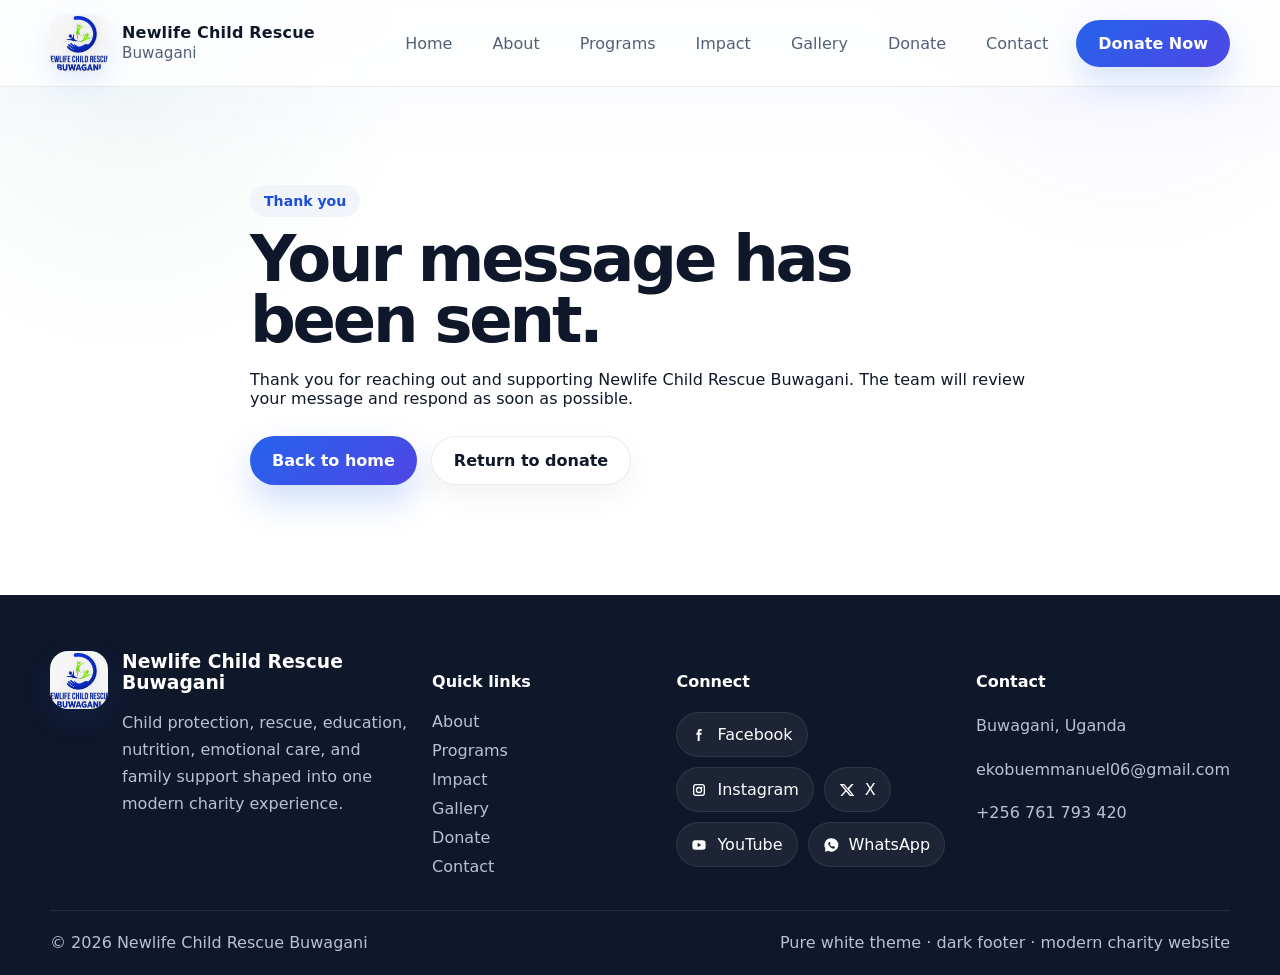
<file: thank-you.html>
<!doctype html>
<html lang="en">
<head>
  <meta charset="utf-8">
  <meta name="viewport" content="width=device-width, initial-scale=1">
  <meta name="theme-color" content="#ffffff">
  <title>Thank You · Newlife Child Rescue Buwagani</title>
  <meta name="description" content="Thank you page for contact and donation form submissions.">
  <link rel="stylesheet" href="styles.css">
</head>
<body data-page="thankyou">
<header class="site-header">
  <div class="container header-inner">
    <a class="brand" href="index.html" aria-label="Newlife Child Rescue Buwagani home">
      <img src="logo.jpg" alt="Newlife Child Rescue Buwagani logo" class="brand-logo">
      <div class="brand-copy">
        <span class="brand-title">Newlife Child Rescue</span>
        <span class="brand-subtitle">Buwagani</span>
      </div>
    </a>
    <button class="menu-btn" type="button" aria-label="Open menu" aria-expanded="false" data-menu-btn>
      <span></span><span></span><span></span>
    </button>
    <nav class="nav" data-nav>
      <a class="nav-link" href="index.html">Home</a><a class="nav-link" href="about.html">About</a><a class="nav-link" href="programs.html">Programs</a><a class="nav-link" href="impact.html">Impact</a><a class="nav-link" href="gallery.html">Gallery</a><a class="nav-link" href="donate.html">Donate</a><a class="nav-link" href="contact.html">Contact</a>
      <a class="btn btn-primary nav-cta" href="donate.html">Donate Now</a>
    </nav>
  </div>
</header>
<main>

  <section class="section-shell">
    <div class="container thankyou">
      <span class="tag">Thank you</span>
      <h1>Your message has been sent.</h1>
      <p>Thank you for reaching out and supporting Newlife Child Rescue Buwagani. The team will review your message and respond as soon as possible.</p>
      <div class="hero-actions">
        <a class="btn btn-primary" href="index.html">Back to home</a>
        <a class="btn btn-secondary" href="donate.html">Return to donate</a>
      </div>
    </div>
  </section>

</main>
<footer class="site-footer">
  <div class="container footer-grid">
    <div class="footer-brand">
      <div class="footer-brandline">
        <img src="logo.jpg" alt="" class="footer-logo">
        <div>
          <h3>Newlife Child Rescue Buwagani</h3>
          <p>Child protection, rescue, education, nutrition, emotional care, and family support shaped into one modern charity experience.</p>
        </div>
      </div>
    </div>
    <div>
      <h4>Quick links</h4>
      <div class="footer-links">
        <a href="about.html">About</a>
        <a href="programs.html">Programs</a>
        <a href="impact.html">Impact</a>
        <a href="gallery.html">Gallery</a>
        <a href="donate.html">Donate</a>
        <a href="contact.html">Contact</a>
      </div>
    </div>
    <div>
      <h4>Connect</h4>
      <div class="social-row">
        <a class="social-btn" href="https://facebook.com/" target="_blank" rel="noreferrer" aria-label="Facebook">
          <svg viewBox="0 0 24 24" aria-hidden="true"><path d="M13 8.5V7.1c0-.8.5-1.1 1-1.1h2V3h-2.8C10.8 3 10 4.8 10 6.7V8.5H8v3h2V21h3v-9.5h2.6l.4-3H13Z"/></svg><span>Facebook</span>
        </a>
        <a class="social-btn" href="https://instagram.com/" target="_blank" rel="noreferrer" aria-label="Instagram">
          <svg viewBox="0 0 24 24" aria-hidden="true"><path d="M7.5 3h9A4.5 4.5 0 0 1 21 7.5v9a4.5 4.5 0 0 1-4.5 4.5h-9A4.5 4.5 0 0 1 3 16.5v-9A4.5 4.5 0 0 1 7.5 3Zm0 2A2.5 2.5 0 0 0 5 7.5v9A2.5 2.5 0 0 0 7.5 19h9a2.5 2.5 0 0 0 2.5-2.5v-9A2.5 2.5 0 0 0 16.5 5h-9Zm4.5 2.2A4.8 4.8 0 1 1 7.2 12 4.8 4.8 0 0 1 12 7.2Zm0 2A2.8 2.8 0 1 0 14.8 12 2.8 2.8 0 0 0 12 9.2Zm5.2-.9a1.1 1.1 0 1 1-1.1-1.1 1.1 1.1 0 0 1 1.1 1.1Z"/></svg><span>Instagram</span>
        </a>
        <a class="social-btn" href="https://x.com/" target="_blank" rel="noreferrer" aria-label="X">
          <svg viewBox="0 0 24 24" aria-hidden="true"><path d="M18.9 3H22l-6.8 7.8L23 21h-6.9l-5.4-6.8L4.8 21H2l7.3-8.4L1 3h7l4.9 6.2L18.9 3Zm-1.2 16h1.7L7 4.9H5.2L17.7 19Z"/></svg><span>X</span>
        </a>
        <a class="social-btn" href="https://youtube.com/" target="_blank" rel="noreferrer" aria-label="YouTube">
          <svg viewBox="0 0 24 24" aria-hidden="true"><path d="M21.6 7.2a3 3 0 0 0-2.1-2.1C17.7 4.7 12 4.7 12 4.7s-5.7 0-7.5.4A3 3 0 0 0 2.4 7.2 31.8 31.8 0 0 0 2 12a31.8 31.8 0 0 0 .4 4.8 3 3 0 0 0 2.1 2.1c1.8.4 7.5.4 7.5.4s5.7 0 7.5-.4a3 3 0 0 0 2.1-2.1A31.8 31.8 0 0 0 22 12a31.8 31.8 0 0 0-.4-4.8ZM10 15.2V8.8L15.5 12 10 15.2Z"/></svg><span>YouTube</span>
        </a>
        <a class="social-btn" href="https://wa.me/256761793420" target="_blank" rel="noreferrer" aria-label="WhatsApp">
          <svg viewBox="0 0 24 24" aria-hidden="true"><path d="M12 2A10 10 0 0 0 3.5 17.1L3 22l4.9-1.4A10 10 0 1 0 12 2Zm5.9 14.2c-.2.6-1.1 1.1-1.6 1.2-.4.1-.9.2-1.5 0-.4-.1-.9-.2-1.5-.5-2.6-1.1-4.2-3.8-4.3-4-.1-.2-1.1-1.5-1.1-2.8s.7-1.9.9-2.2c.2-.3.5-.4.7-.4h.5c.2 0 .4 0 .5.4l.7 1.7c.1.3.1.4 0 .6-.1.2-.2.4-.4.6l-.3.3c-.1.1-.2.2-.1.4.1.2.5 1 1.3 1.7 1 .9 1.8 1.2 2 1.3.2.1.3.1.4-.1l.6-.8c.2-.2.3-.2.5-.1l1.9.9c.2.1.3.2.4.3.1.1.1.7-.1 1.3Z"/></svg><span>WhatsApp</span>
        </a>
      </div>
    </div>
    <div>
      <h4>Contact</h4>
      <p>Buwagani, Uganda</p>
      <p>ekobuemmanuel06@gmail.com</p>
      <p>+256 761 793 420</p>
    </div>
  </div>
  <div class="container footer-bottom">
    <span>© 2026 Newlife Child Rescue Buwagani</span>
    <span>Pure white theme · dark footer · modern charity website</span>
  </div>
</footer>
<script src="script.js"></script>
</body>
</html>
</file>
<file: styles.css>
:root{
  --bg:#ffffff;
  --surface:#ffffff;
  --surface-2:#f8fafc;
  --text:#0f172a;
  --muted:#516077;
  --line:rgba(15,23,42,.08);
  --shadow:0 16px 50px rgba(15,23,42,.06);
  --shadow-strong:0 20px 60px rgba(15,23,42,.10);
  --primary:#2563eb;
  --primary-2:#4f46e5;
  --accent:#0f766e;
  --footer:#0f172a;
  --footer-muted:#b8c2d4;
  --radius:28px;
  --max:1180px;
}
*{box-sizing:border-box}
html{scroll-behavior:smooth}
body{
  margin:0;
  font-family:Inter, ui-sans-serif, system-ui, -apple-system, BlinkMacSystemFont, "Segoe UI", sans-serif;
  color:var(--text);
  background:var(--bg);
  min-height:100vh;
}
img{max-width:100%; display:block}
a{color:inherit; text-decoration:none}
button, input, textarea, select{font:inherit}
.container{width:min(var(--max), calc(100% - 32px)); margin:0 auto}
.section-shell{padding-top:28px}
.section{padding:72px 0}
body::before{
  content:"";
  position:fixed;
  inset:0;
  pointer-events:none;
  background:
    linear-gradient(180deg, rgba(37,99,235,.04), transparent 18%),
    radial-gradient(circle at 10% 8%, rgba(14,118,110,.05), transparent 20%),
    radial-gradient(circle at 88% 0%, rgba(79,70,229,.05), transparent 18%);
  z-index:-1;
}
.site-header{
  position:sticky;
  top:0;
  z-index:50;
  backdrop-filter:blur(16px);
  background:rgba(255,255,255,.84);
  border-bottom:1px solid var(--line);
}
.header-inner{
  display:flex;
  align-items:center;
  justify-content:space-between;
  gap:18px;
  min-height:86px;
}
.brand{display:flex; align-items:center; gap:14px; min-width:0}
.brand-logo,.footer-logo{
  width:58px; height:58px; object-fit:cover; border-radius:18px; background:#fff;
  box-shadow:0 10px 30px rgba(37,99,235,.12);
}
.brand-copy{display:flex; flex-direction:column; min-width:0}
.brand-title{font-weight:800; letter-spacing:.2px; line-height:1.1}
.brand-subtitle{font-size:.95rem; color:var(--muted); margin-top:2px}
.nav{display:flex; align-items:center; gap:8px}
.nav-link{
  padding:12px 16px;
  border-radius:999px;
  color:var(--muted);
  transition:all .2s ease;
}
.nav-link:hover,.nav-link.active{
  background:#fff;
  color:var(--text);
  box-shadow:0 10px 24px rgba(15,23,42,.06);
}
.nav-cta{margin-left:4px}
.menu-btn{
  display:none;
  width:54px; height:54px;
  border:none;
  border-radius:18px;
  background:#fff;
  box-shadow:var(--shadow);
  align-items:center;
  justify-content:center;
  padding:0;
  cursor:pointer;
  position:relative;
}
.menu-btn span{
  position:absolute;
  width:22px;
  height:2px;
  background:#1f2937;
  border-radius:999px;
  transition:transform .22s ease, opacity .22s ease, top .22s ease;
}
.menu-btn span:nth-child(1){top:18px}
.menu-btn span:nth-child(2){top:26px}
.menu-btn span:nth-child(3){top:34px}
.menu-btn.open span:nth-child(1){top:26px; transform:rotate(45deg)}
.menu-btn.open span:nth-child(2){opacity:0}
.menu-btn.open span:nth-child(3){top:26px; transform:rotate(-45deg)}
.hero-grid,.page-hero-inner,.split,.footer-grid,.cards-4,.cards-3,.cards-2,.gallery-grid,.stats-grid{display:grid; gap:24px}
.hero-grid{grid-template-columns:1.04fr .96fr; align-items:center; padding:24px 0 0}
.page-hero-inner{grid-template-columns:1fr .9fr; align-items:center; padding:24px 0}
.split{grid-template-columns:1.04fr .96fr; align-items:start}
.cards-4{grid-template-columns:repeat(4,1fr)}
.cards-3{grid-template-columns:repeat(3,1fr)}
.cards-2{grid-template-columns:repeat(2,1fr)}
.gallery-grid{grid-template-columns:repeat(3,1fr)}
.stats-grid{grid-template-columns:repeat(4,1fr)}
.hero-copy h1,.page-hero h1,.thankyou h1{
  font-size:clamp(2.6rem, 5vw, 5rem);
  line-height:.96;
  letter-spacing:-.05em;
  margin:12px 0 18px;
}
.lead,.page-hero p,.panel p,.card p,.footer-brand p,.info-box p,.contact-list span,.check-list li,.value-list span,.mini-grid span,.timeline p,.alert,.muted,.ordered-list li{
  color:var(--muted);
  line-height:1.75;
}
.eyebrow,.tag{
  display:inline-flex; align-items:center; gap:8px;
  padding:8px 14px;
  border-radius:999px;
  background:#f1f5f9;
  color:#1d4ed8;
  font-size:.88rem;
  font-weight:700;
}
.hero-actions{display:flex; flex-wrap:wrap; gap:14px; margin-top:28px}
.btn{
  display:inline-flex;
  align-items:center;
  justify-content:center;
  gap:10px;
  border:none;
  cursor:pointer;
  padding:14px 22px;
  border-radius:999px;
  transition:transform .18s ease, box-shadow .18s ease, background .18s ease, color .18s ease;
  font-weight:700;
}
.btn:hover{transform:translateY(-1px)}
.btn-primary{
  color:#fff;
  background:linear-gradient(135deg, var(--primary), var(--primary-2));
  box-shadow:0 16px 34px rgba(37,99,235,.22);
}
.btn-secondary{
  background:#fff;
  color:var(--text);
  border:1px solid var(--line);
  box-shadow:0 12px 28px rgba(15,23,42,.05);
}
.nav-cta{box-shadow:0 16px 34px rgba(37,99,235,.18)}
.hero-points{display:grid; grid-template-columns:repeat(3,1fr); gap:16px; margin-top:28px}
.point,.stat-card,.card,.panel,.cta-band,.info-box,.method-panel,.copy-btn,.gallery-card{
  border:1px solid var(--line);
  background:#fff;
  box-shadow:var(--shadow);
}
.point{padding:18px; border-radius:24px}
.point strong,.stat-card strong{display:block; font-size:1.85rem; color:var(--text)}
.point span,.stat-card span{display:block; color:var(--muted); line-height:1.5; margin-top:4px}
.card,.panel,.info-box,.cta-band,.gallery-card{border-radius:var(--radius); padding:26px}
.card:hover,.gallery-card:hover{transform:translateY(-2px)}
.card-icon{
  width:54px; height:54px;
  display:grid; place-items:center;
  border-radius:18px;
  background:linear-gradient(135deg, rgba(37,99,235,.08), rgba(14,118,110,.08));
  font-size:1.25rem;
}
.card h3,.panel h3,.info-box h3,.method-panel h3,.gallery-card h3{font-size:1.4rem; margin:16px 0 12px}
.card-image img,.gallery-card img,.content-image,.page-image,.hero-image{
  border-radius:28px; width:100%; object-fit:cover;
}
.hero-image{height:620px; box-shadow:var(--shadow-strong)}
.page-image{height:380px; box-shadow:var(--shadow-strong)}
.content-image{height:360px; box-shadow:var(--shadow-strong)}
.gallery-card{padding:14px; display:grid; gap:14px}
.gallery-card img{height:220px}
.gallery-card p{margin:0}
.hero-media{position:relative}
.hero-floating-card{
  position:absolute; left:24px; bottom:24px;
  padding:14px 18px;
  border-radius:22px;
  background:rgba(255,255,255,.9);
  backdrop-filter:blur(16px);
  box-shadow:0 20px 40px rgba(15,23,42,.12);
  display:flex; align-items:center; gap:10px; font-weight:700;
}
.dot{width:10px;height:10px;border-radius:50%;background:var(--accent);box-shadow:0 0 0 6px rgba(15,118,110,.12)}
.section-head{display:flex; align-items:end; justify-content:space-between; gap:24px; margin-bottom:26px}
.section-head h2,.panel h2{font-size:clamp(1.8rem, 3vw, 3rem); line-height:1.05; letter-spacing:-.04em; margin:12px 0 0}
.section-head p{max-width:520px; margin:0}
.panel-primary{background:linear-gradient(180deg, rgba(37,99,235,.04), rgba(255,255,255,1))}
.panel-soft{background:linear-gradient(180deg, rgba(15,118,110,.04), rgba(255,255,255,1))}
.check-list,.contact-list,.value-list,.mini-grid,.timeline{display:grid; gap:14px}
.check-list{padding-left:20px; margin:18px 0 0}
.check-list li{margin:0}
.value-list div,.contact-list div,.mini-grid div{padding:16px 0; border-top:1px solid var(--line)}
.value-list div:first-child,.contact-list div:first-child,.mini-grid div:first-child{border-top:none; padding-top:0}
.value-list strong,.contact-list strong,.mini-grid strong{display:block; color:var(--text); margin-bottom:4px}
.timeline-item{
  display:flex; gap:14px; align-items:flex-start; padding:16px; border-radius:22px;
  background:var(--surface-2); border:1px solid var(--line);
}
.num{
  width:42px; height:42px; border-radius:14px; display:grid; place-items:center;
  background:linear-gradient(135deg, var(--primary), var(--primary-2)); color:#fff; font-weight:800; flex:none;
}
.cta-band{
  display:flex; align-items:center; justify-content:space-between; gap:20px;
  background:linear-gradient(180deg, rgba(37,99,235,.04), rgba(255,255,255,1));
}
.method-tabs{display:flex; flex-wrap:wrap; gap:10px; margin:18px 0}
.method-tab{
  border:1px solid var(--line); background:#fff; color:var(--muted);
  border-radius:999px; padding:12px 16px; cursor:pointer; font-weight:700;
}
.method-tab.active{color:#fff; background:linear-gradient(135deg, var(--primary), var(--primary-2)); border-color:transparent}
.method-panel{display:none; border-radius:26px; padding:22px}
.method-panel.active{display:block}
.copy-btn{
  border:none; border-radius:999px; padding:12px 18px; font-weight:700; cursor:pointer; background:#f8fafc;
}
.soft{background:var(--surface-2)}
.form{display:grid; gap:14px; margin-top:18px}
.field-grid{display:grid; gap:14px; grid-template-columns:repeat(2,1fr)}
.form input,.form textarea,.form select{
  width:100%; padding:15px 16px; border-radius:18px; border:1px solid var(--line);
  background:#fff; color:var(--text); outline:none;
}
.form textarea{min-height:140px; resize:vertical}
.form input:focus,.form textarea:focus,.form select:focus{
  border-color:rgba(37,99,235,.35); box-shadow:0 0 0 4px rgba(37,99,235,.08);
}
.alert{
  margin-top:18px; padding:16px 18px; border-radius:22px;
  background:#f8fafc; border:1px solid var(--line);
}
.site-footer{
  margin-top:80px; background:var(--footer); color:#fff; padding:56px 0 18px;
}
.footer-grid{grid-template-columns:1.3fr .8fr 1fr .7fr; align-items:start}
.footer-brandline{display:flex; gap:14px; align-items:flex-start}
.footer-brand h3{margin:0 0 10px}
.footer-brand p,.site-footer p,.footer-bottom{color:var(--footer-muted); line-height:1.7}
.footer-links{display:grid; gap:10px}
.footer-links a{color:var(--footer-muted)}
.footer-links a:hover{color:#fff}
.social-row{display:flex; flex-wrap:wrap; gap:10px}
.social-btn{
  display:inline-flex; align-items:center; gap:10px; padding:12px 14px;
  border-radius:999px; background:rgba(255,255,255,.06); border:1px solid rgba(255,255,255,.08); color:#fff;
}
.social-btn svg{width:16px; height:16px; fill:currentColor}
.footer-bottom{
  display:flex; justify-content:space-between; gap:20px; margin-top:34px; padding-top:18px;
  border-top:1px solid rgba(255,255,255,.09);
}
.stats-grid.compact .stat-card{padding:18px}
.stats-grid.compact .stat-card strong{font-size:1.1rem}
.ordered-list{margin:0; padding-left:20px; display:grid; gap:10px}
.ordered-list li{padding-left:4px}
.thankyou{padding:70px 0 30px; max-width:780px}
@media (max-width: 1080px){
  .hero-grid,.page-hero-inner,.split,.footer-grid{grid-template-columns:1fr}
  .cards-4{grid-template-columns:repeat(2,1fr)}
  .gallery-grid{grid-template-columns:repeat(2,1fr)}
  .stats-grid{grid-template-columns:repeat(2,1fr)}
  .cta-band{flex-direction:column; align-items:flex-start}
}
@media (max-width: 820px){
  .menu-btn{display:inline-flex}
  .nav{
    position:absolute; left:16px; right:16px; top:86px;
    display:none; flex-direction:column; align-items:stretch; gap:8px;
    padding:16px; border:1px solid var(--line); border-radius:28px;
    background:rgba(255,255,255,.96); box-shadow:var(--shadow-strong);
  }
  .nav.open{display:flex}
  .nav-link,.nav-cta{width:100%; justify-content:center}
  .hero-points{grid-template-columns:1fr}
  .cards-3,.cards-4,.cards-2,.gallery-grid,.field-grid,.stats-grid{grid-template-columns:1fr}
  .section{padding:56px 0}
  .hero-image{height:460px}
  .page-image,.content-image{height:300px}
  .section-head,.footer-bottom{flex-direction:column; align-items:flex-start}
  .footer-grid{gap:32px}
}
</file>
